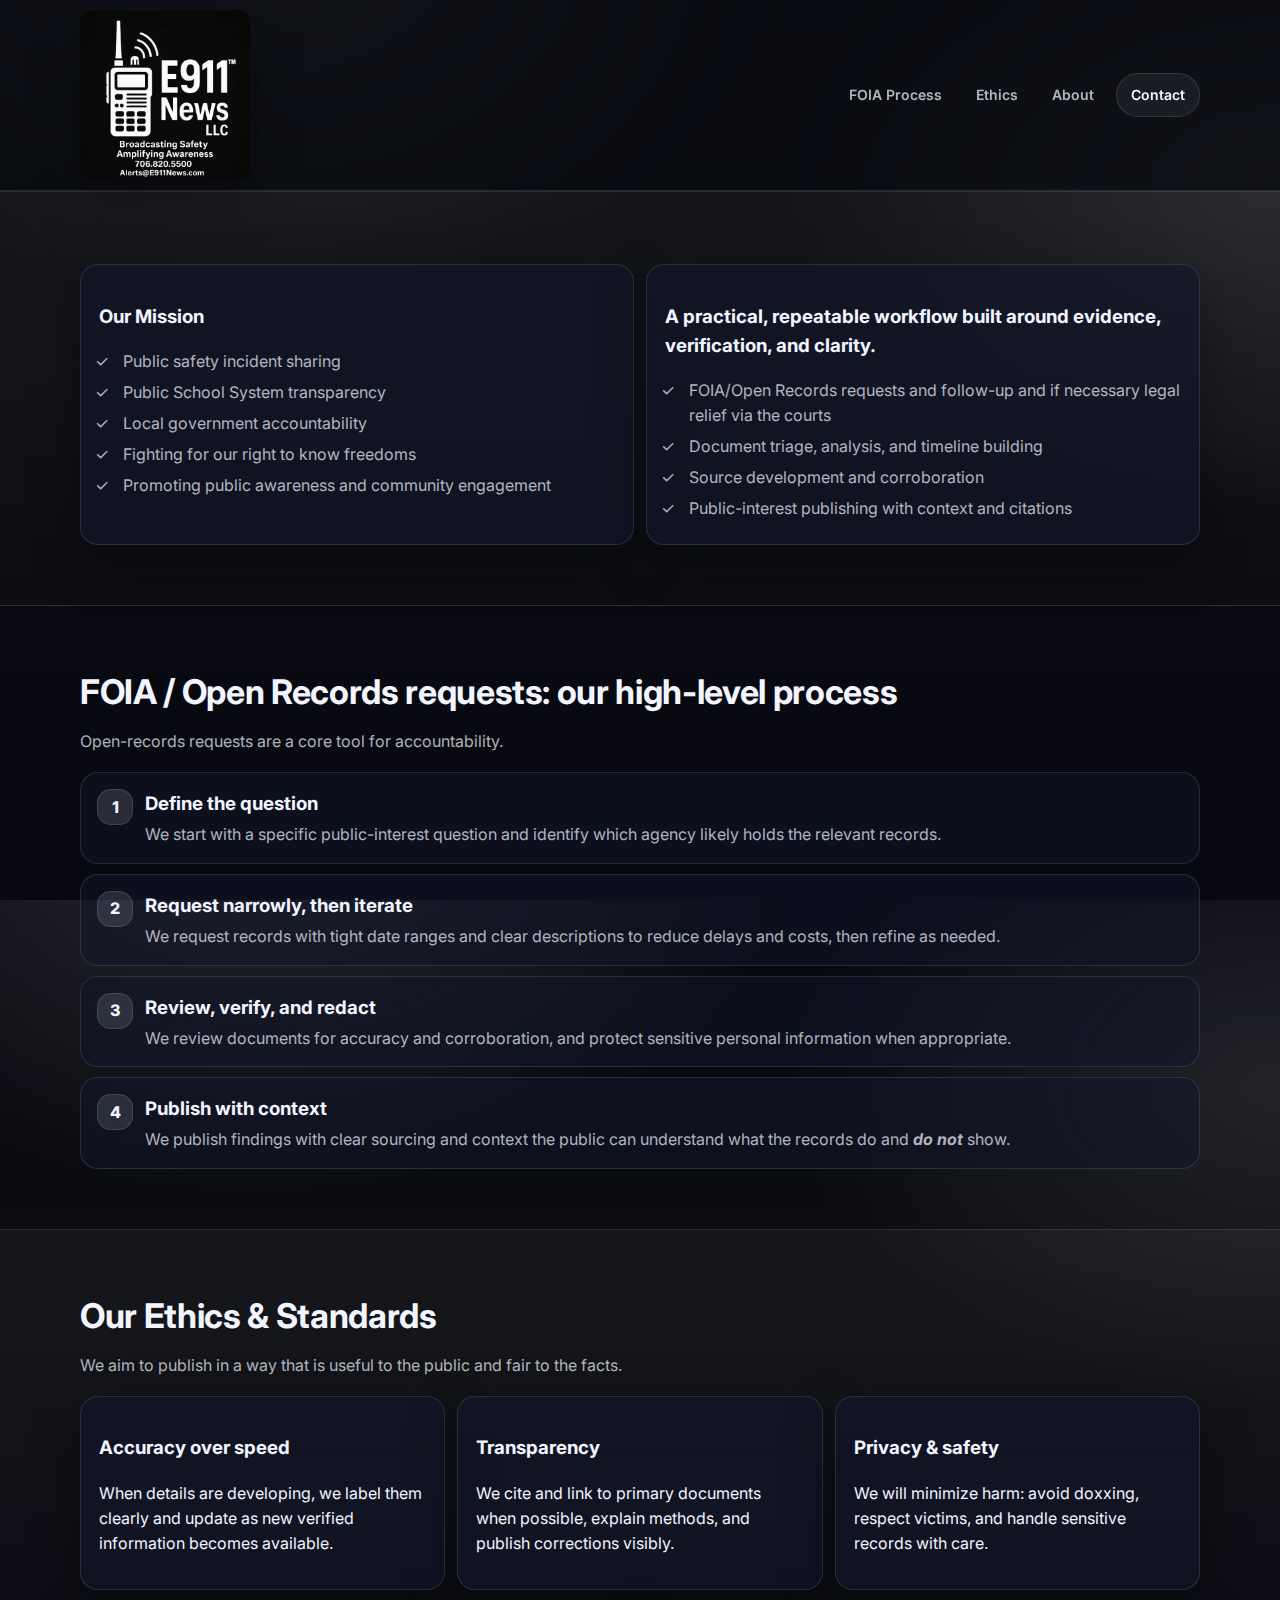
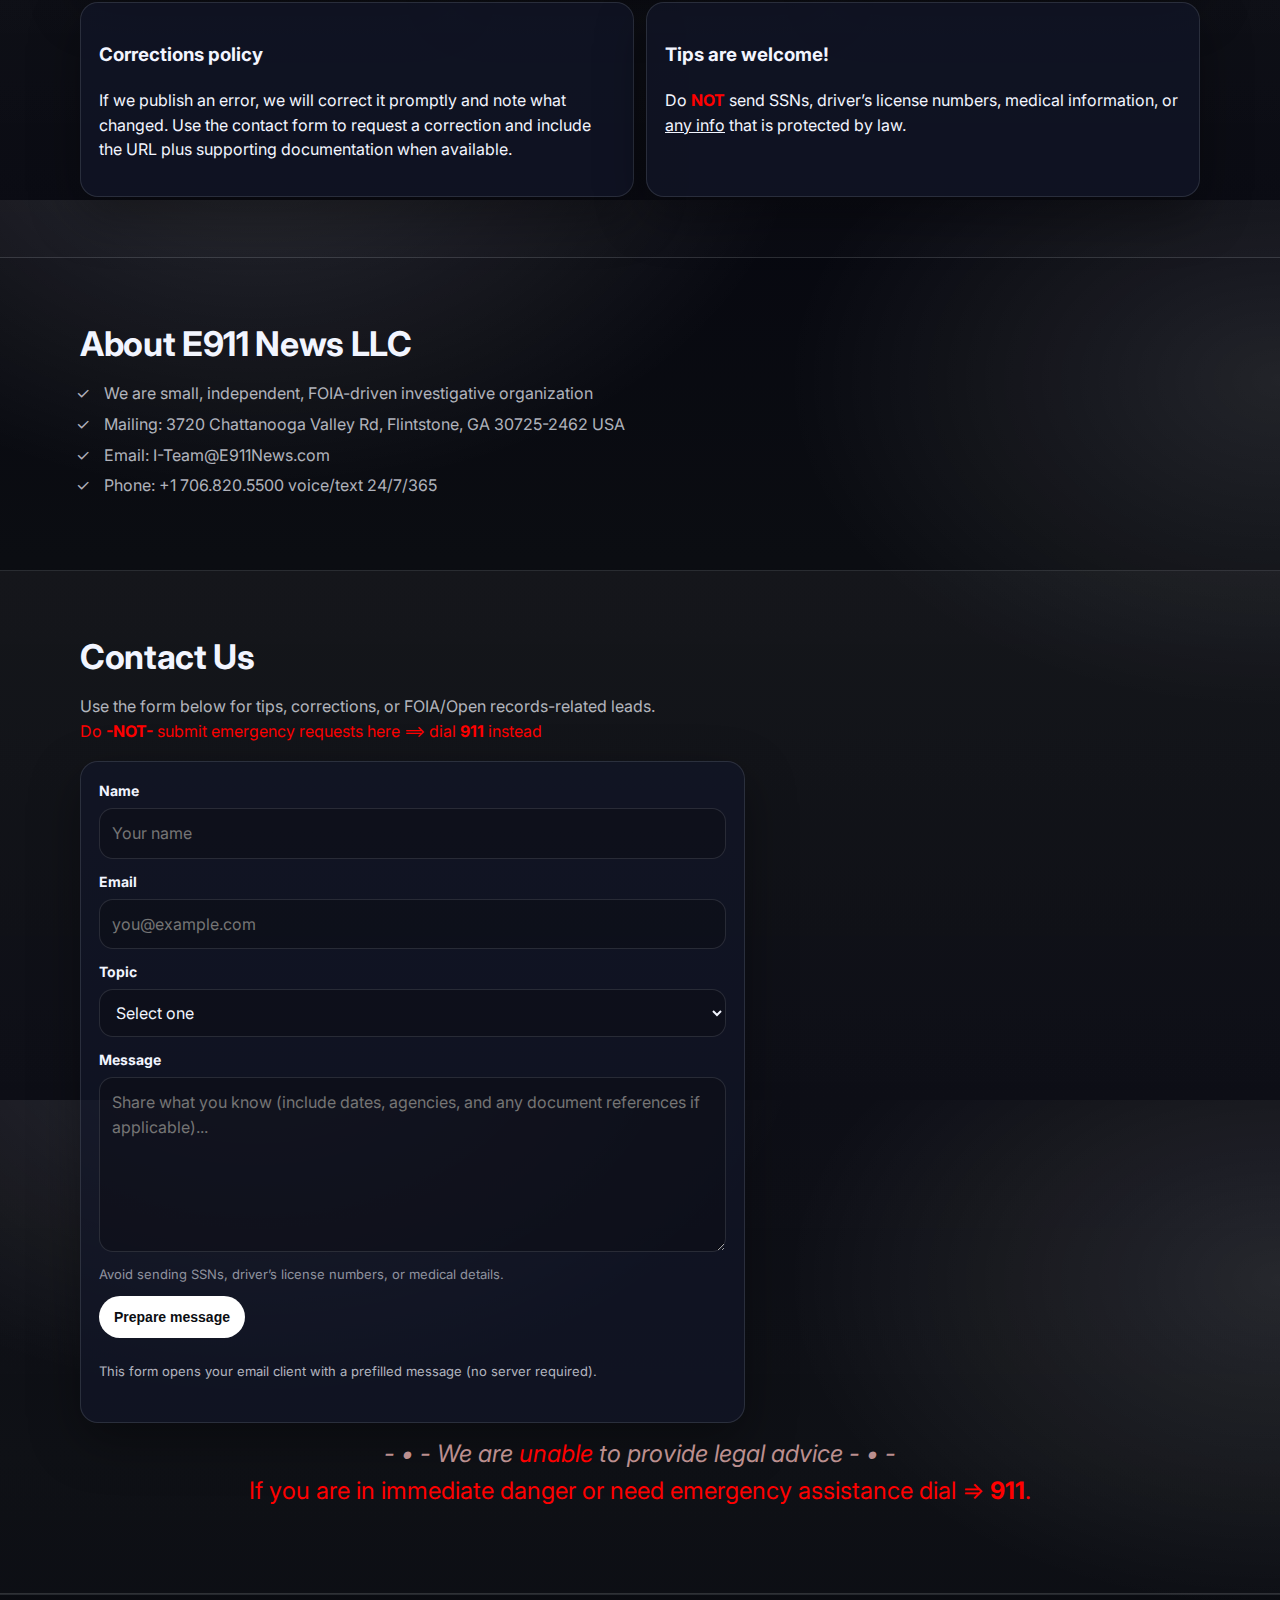
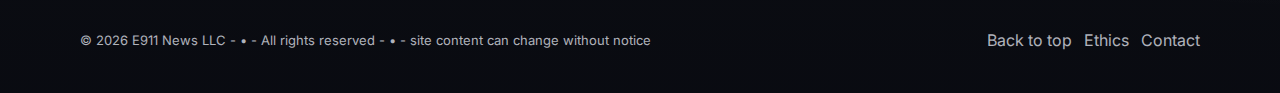
<file: index.html>
<!doctype html>
<html lang="en">

<head>
  <meta charset="utf-8" />
  <meta name="viewport" content="width=device-width, initial-scale=1" />
  <meta name="description"
    content="E911 News LLC — Public safety reporting, local government and public education transparency through FOIA-based investigative journalism." />
  <title>E911 News LLC | Incident sharing | Transparency | Accountability</title>

  <link rel="preconnect" href="https://fonts.googleapis.com">
  <link rel="preconnect" href="https://fonts.gstatic.com" crossorigin>
  <link href="https://fonts.googleapis.com/css2?family=Inter:wght@400;500;600;700;800&display=swap" rel="stylesheet">

  <link rel="stylesheet" href="styles.css" />
</head>

<body>
  <!-- <a class="skip" href="#main">Skip to content</a> -->

  <header class="site-header" id="top">
    <div class="container header-inner">
      <a class="brand" href="#top" aria-label="E911 News home">
        <img src="assets/E911News-Logo.png" class="brand-logo" alt="E911 News LLC logo" />
      </a>

      <button class="nav-toggle" aria-controls="site-nav" aria-expanded="false">
        <span class="sr-only">Toggle navigation</span>
        <span class="hamburger" aria-hidden="true"></span>
      </button>

      <nav class="nav" id="site-nav" aria-label="Primary">
        <a href="#foia">FOIA Process</a>
        <a href="#ethics">Ethics</a>
        <a href="#about">About</a>
        <!-- <a href="#scanner-audio">Scanner Audio</a> -->
        <a class="btn" href="#contact">Contact</a>
      </nav>
    </div>
  </header>

  <main id="main">
    <section class="section alt" id="ethics">
      <div class="container">
        <div class="two-col">
          <div class="card">
            <h3>Our Mission</h3>
            <ul class="checklist">
              <li>Public safety incident sharing</li>
              <li>Public School System transparency</li>
              <li>Local government accountability</li>
              <li>Fighting for our right to know freedoms</li>
              <li>Promoting public awareness and community engagement</li>
            </ul>
          </div>
          <div class="card">
            <h3>A practical, repeatable workflow built around evidence, verification, and clarity.</h3>
            <ul class="checklist">
              <li>FOIA/Open Records requests and follow-up and if necessary legal relief via the courts</li>
              <li>Document triage, analysis, and timeline building</li>
              <li>Source development and corroboration</li>
              <li>Public-interest publishing with context and citations</li>
            </ul>
          </div>
        </div>
      </div>
    </section>
    <section class="section" id="foia">
      <div class="container">
        <h2>FOIA / Open Records requests: our high-level process</h2>
        <p class="section-lead">
          Open-records requests are a core tool for accountability.
        </p>

        <ol class="steps">
          <li class="step">
            <div class="step-num">1</div>
            <div class="step-body">
              <h3>Define the question</h3>
              <p>We start with a specific public-interest question and identify which agency likely holds the relevant
                records.</p>
            </div>
          </li>

          <li class="step">
            <div class="step-num">2</div>
            <div class="step-body">
              <h3>Request narrowly, then iterate</h3>
              <p>We request records with tight date ranges and clear descriptions to reduce delays and costs, then
                refine as needed.</p>
            </div>
          </li>

          <li class="step">
            <div class="step-num">3</div>
            <div class="step-body">
              <h3>Review, verify, and redact</h3>
              <p>We review documents for accuracy and corroboration, and protect sensitive personal information when
                appropriate.</p>
            </div>
          </li>

          <li class="step">
            <div class="step-num">4</div>
            <div class="step-body">
              <h3>Publish with context</h3>
              <p>We publish findings with clear sourcing and context the public can understand what the records do and
                <i><b>do not</b></i> show.
              </p>
            </div>
          </li>
        </ol>
      </div>
    </section>
    <section class="section alt" id="ethics">
      <div class="container">
        <h2>Our Ethics & Standards</h2>
        <p class="section-lead">
          We aim to publish in a way that is useful to the public and fair to the facts.
        </p>

        <div class="grid-3">
          <article class="card">
            <h3>Accuracy over speed</h3>
            <p>When details are developing, we label them clearly and update as new verified information becomes
              available.</p>
          </article>

          <article class="card">
            <h3>Transparency</h3>
            <p>We cite and link to primary documents when possible, explain methods, and publish corrections visibly.
            </p>
          </article>

          <article class="card">
            <h3>Privacy & safety</h3>
            <p>We will minimize harm: avoid doxxing, respect victims, and handle sensitive records with care.</p>
          </article>
        </div>

        <div class="two-col">
          <div class="card">
            <h3>Corrections policy</h3>
            <p>
              If we publish an error, we will correct it promptly and note what changed. Use the contact form to request
              a correction and include the URL plus supporting documentation when available.
            </p>
          </div>
          <div class="card">
            <h3>Tips are welcome!</h3>
            <p>
              Do <b style="color: red;">NOT</b> send SSNs, driver’s license numbers, medical information, or <u>any
                info</u> that is protected by law.
            </p>
          </div>
        </div>
      </div>
    </section>

    <section class="section" id="about">
      <div class="container">
        <h2>About E911 News LLC</h2>
        <ul class="checklist">
          <li>We are small, independent, FOIA-driven investigative organization</li>
          <li>Mailing: 3720 Chattanooga Valley Rd, Flintstone, GA 30725-2462 USA</li>
          <li>Email: I-Team@E911News.com</li>
          <li>Phone: +1 706.820.5500 voice/text 24/7/365</li>
        </ul>
      </div>
    </section>

    <!-- <div class="scanner-card" id="scanner-audio">
      <div class="scanner-head">
        <div>
          <h1>Public Safety Audio Stream</h1>
        </div>
      </div>
      <section class="scanner-controls" aria-label="Scanner audio selection">
        <div class="select-row">
          <label class="field" for="feedSelect">
            <span>Choose a feed</span>
            <select id="feedSelect">
              <option value="chattanooga-airport">Chattanooga Airport Public Safety</option>
              <option value="east-ridge">East Ridge Public Safety</option>
              <option value="chattanooga">Chattanooga Public Safety</option>
              <option value="walker">Walker County Public Safety</option>
              <option value="dade">Dade County Public Safety</option>
            </select>
          </label>
        </div>
      </section>
    </div> -->

    <section class="player-wrap" aria-label="Selected scanner audio player">
      <!-- <div class="frame-shell" id="playerHost">
        <iframe title="Chattanooga Airport Public Safety" width="325px" height="245px" loading="lazy"
          referrerpolicy="no-referrer" sandbox="allow-scripts allow-same-origin allow-forms allow-popups"
          src="https://api.broadcastify.com/embed/player/?key=9937fcb0-e687-11f0-bb32-0ef97433b5f9&feedId=45812&html5=1&stats=1&as=1&bg=000000&fg=FFFFFF">
          Your browser does not support iFrames.
        </iframe>
      </div> -->

      <!-- <div class="center-wrap">
        <div class="scanner-card">
          <section class="player-wrap" aria-label="Selected scanner audio player">
            <div class="frame-shell" id="playerHost">
              <iframe title="Chattanooga Airport Public Safety" width="325px" height="245px" loading="lazy"
                referrerpolicy="no-referrer" sandbox="allow-scripts allow-same-origin allow-forms allow-popups"
                src="https://api.broadcastify.com/embed/player/?key=9937fcb0-e687-11f0-bb32-0ef97433b5f9&feedId=45812&html5=1&stats=1&as=1&bg=000000&fg=FFFFFF">
                Your browser does not support iFrames.
              </iframe>
            </div>
          </section>
        </div>
      </div> -->
    </section>

    <section class="section alt" id="contact">
      <div class="container">
        <h2>Contact Us</h2>
        <p class="section-lead">
          Use the form below for tips, corrections, or FOIA/Open records-related leads.<br />
          <span style="color:red">Do <b>-NOT-</b> submit emergency requests here ==> dial <b>911</b> instead</span>
        </p>

        <div class="contact-grid">
          <form class="card form" id="contactForm" novalidate>
            <div class="field">
              <label for="name">Name</label>
              <input id="name" name="name" type="text" autocomplete="name" placeholder="Your name" required />
            </div>

            <div class="field">
              <label for="email">Email</label>
              <input id="email" name="email" type="email" autocomplete="email" placeholder="you@example.com" required />
            </div>

            <div class="field">
              <label for="topic">Topic</label>
              <select id="topic" name="topic" required>
                <option value="" selected disabled>Select one</option>
                <option value="tip">Tip / Lead</option>
                <option value="correction">Correction Request</option>
                <option value="foia">FOIA / Open Records Lead</option>
                <option value="other">Other</option>
              </select>
            </div>

            <div class="field">
              <label for="message">Message</label>
              <textarea id="message" name="message" rows="6"
                placeholder="Share what you know (include dates, agencies, and any document references if applicable)..."
                required></textarea>
              <p class="help">Avoid sending SSNs, driver’s license numbers, or medical details.</p>
            </div>

            <div class="form-actions">
              <button class="btn primary" type="submit">Prepare message</button>
              <p class="muted small">This form opens your email client with a prefilled message (no server required).
              </p>
            </div>
            <div class="form-status" id="formStatus" role="status" aria-live="polite"></div>
          </form>
        </div>
      </div>
      </div>
      <p class="sub" style="margin-top:12px; color: red; text-align: center; font-size: x-large;">
        <i style="color: rosybrown;">- &bull; - We are <span style="color:red">unable</span> to provide legal advice -
          &bull;
          -</i><br />
        If you are in immediate danger or need emergency assistance dial => <b>911</b>.
      </p>
    </section>
    <footer class="site-footer">
      <div class="container footer-inner">
        <p class="small muted">© <span id="year"></span> E911 News LLC - • - All rights
          reserved - • - site content can change without notice</p>
        <div class="footer-links">
          <a href="#site-nav">Back to top</a>
          <a href="#ethics">Ethics</a>
          <a href="#contact">Contact</a>
        </div>
      </div>
    </footer>
  </main>
  <script src="script.js" defer></script>
  <script>
    (function () {
      const feeds = {
        "chattanooga-airport": {
          title: "Chattanooga Airport Public Safety",
          iframe: `<iframe
              title="Chattanooga Airport Public Safety"
              width="325px"
              height="245px"
              loading="lazy"
              referrerpolicy="no-referrer"
              sandbox="allow-scripts allow-same-origin allow-forms allow-popups"
              src="https://api.broadcastify.com/embed/player/?key=9937fcb0-e687-11f0-bb32-0ef97433b5f9&feedId=45812&html5=1&stats=1&as=1&bg=000000&fg=FFFFFF">
              Your browser does not support iFrames.
            </iframe>`
        },
        "east-ridge": {
          title: "East Ridge Public Safety",
          iframe: `<iframe
              title="East Ridge Public Safety"
              width="325px"
              height="245px"
              loading="lazy"
              referrerpolicy="no-referrer"
              sandbox="allow-scripts allow-same-origin allow-forms allow-popups"
              src="https://api.broadcastify.com/embed/player/?key=6e51b32f-e687-11f0-bb32-0ef97433b5f9&feedId=45601&html5=1&stats=1&as=1&bg=000000&fg=FFFFFF">
              Your browser does not support iFrames.
            </iframe>`
        },
        "chattanooga": {
          title: "Chattanooga Public Safety",
          iframe: `<iframe
              title="Chattanooga Public Safety"
              width="325px"
                    height="245px"
              loading="lazy"
              referrerpolicy="no-referrer"
              sandbox="allow-scripts allow-same-origin allow-forms allow-popups"
              src="https://api.broadcastify.com/embed/player/?key=545f6e5a-e687-11f0-bb32-0ef97433b5f9&feedId=45709&html5=1&stats=1&as=1&bg=000000&fg=FFFFFF">
              Your browser does not support iFrames.
            </iframe>`
        },
        "walker": {
          title: "Walker County Public Safety",
          iframe: `<iframe
              title="Walker County Public Safety"
              width="325px"
              height="245px"
              loading="lazy"
              referrerpolicy="no-referrer"
              sandbox="allow-scripts allow-same-origin allow-forms allow-popups"
              src="https://api.broadcastify.com/embed/player/?key=33800401&feedId=19260&html5=1&stats=1&as=1&bg=000000&fg=FFFFFF">
              Your browser does not support iFrames.
            </iframe>`
        },
        "dade": {
          title: "Dade County Public Safety",
          iframe: `<iframe
              title="Dade County Public Safety"
              width="325px"
              height="245px"
              loading="lazy"
              referrerpolicy="no-referrer"
              sandbox="allow-scripts allow-same-origin allow-forms allow-popups"
              src="https://api.broadcastify.com/embed/player/?key=88175474&feedId=19288&html5=1&stats=1&as=1&bg=000000&fg=FFFFFF">
              Your browser does not support iFrames.
            </iframe>`
        }
      };

      const select = document.getElementById("feedSelect");
      const title = document.getElementById("playerTitle");
      const host = document.getElementById("playerHost");
      const note = document.getElementById("playerNote");

      function setFeed(key) {
        const feed = feeds[key] || feeds["chattanooga-airport"];
        title.textContent = feed.title;
        host.innerHTML = feed.iframe;

        // Minor UI cue
        note.textContent = feed.iframe.includes("<iframe") ? "Embedded player" : "Feed pending";
      }

      // Default matches the first option
      setFeed(select.value);
      select.addEventListener("change", () => setFeed(select.value));
    })
      ();
  </script>
</body>

</html>
</file>
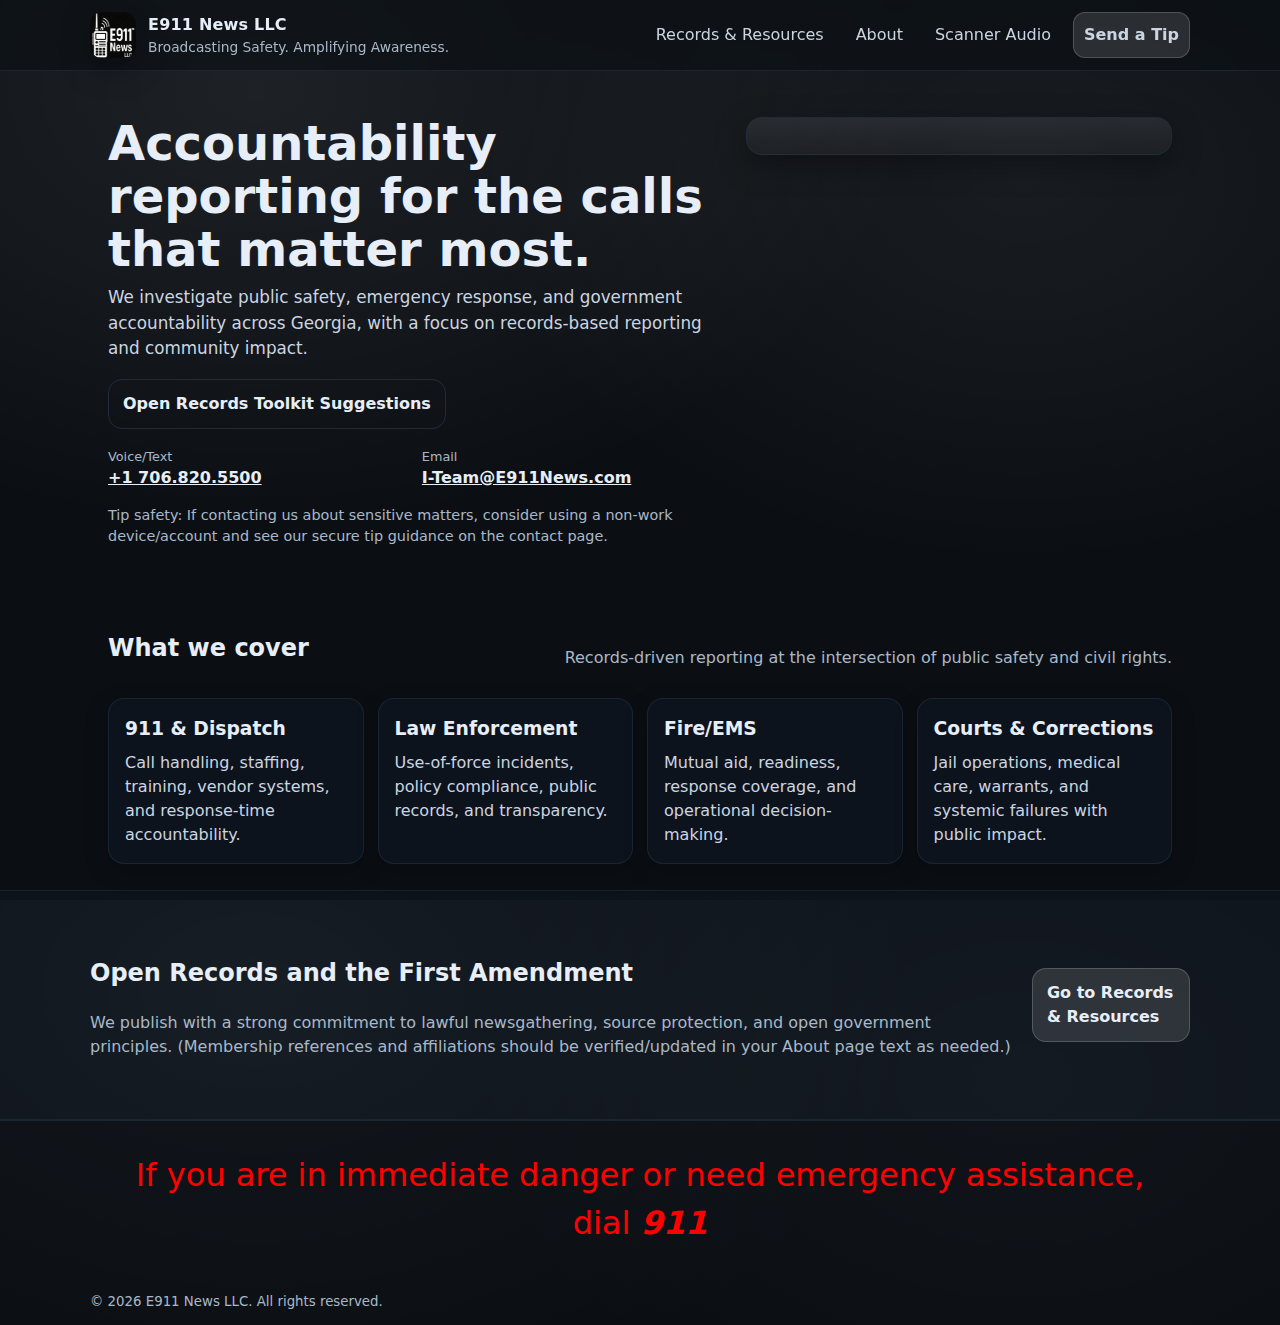
<file: old/index.html>
<!doctype html>
<html lang="en">

<head>
  <meta charset="utf-8" />
  <meta name="viewport" content="width=device-width,initial-scale=1" />
  <meta name="description"
    content="E911 News LLC — investigative reporting on public safety, accountability, and emergency response across Georgia." />
  <title>E911 News LLC | Public Safety Investigations</title>

  <meta property="og:title" content="E911 News LLC" />
  <meta property="og:description" content="Fighting for your right to know." />
  <meta property="og:image" content="./assets/img/E911News-Logo.png" />
  <meta name="theme-color" content="#0b0f14" />

  <link rel="icon" href="./assets/img/E911News-Logo.png" />
  <link rel="stylesheet" href="./assets/css/styles.css" />
  <script defer src="./assets/js/main.js"></script>
</head>

<body>
  <a class="skip-link" href="#main">Skip to content</a>

  <header class="site-header">
    <div class="container header-inner">
      <a class="brand" href="./index.html" aria-label="E911 News home">
        <img src="./assets/img/E911News-Logo.png" alt="E911 News LLC logo" class="brand-logo" />
        <div class="brand-text">
          <span class="brand-name">E911 News LLC</span>
          <span class="brand-tagline">Broadcasting Safety. Amplifying Awareness.</span>
        </div>
      </a>

      <nav class="nav" aria-label="Primary navigation">
        <button class="nav-toggle" type="button" data-nav-toggle aria-expanded="false" aria-controls="navMenu">
          <span class="sr-only">Toggle navigation</span>
          <span aria-hidden="true">Menu</span>
        </button>
        <div id="navMenu" class="nav-menu" data-nav-menu>
          <!-- <a href="./investigations.html">Investigations</a> -->
          <a href="./resources.html">Records & Resources</a>
          <a href="./about.html">About</a>
          <a href="./scanner-audio.html">Scanner Audio</a>
          <a class="btn btn-small" href="./contact.html">Send a Tip</a>
        </div>
      </nav>
    </div>

    <!-- <div class="banner" role="note" aria-label="Emergency notice">
      <div class="container banner-inner">
        <strong>Emergency:</strong>
        <span>If you are in immediate danger or need emergency assistance, dial <strong>911</strong>.</span>
      </div>
    </div> -->
  </header>

  <main id="main">
    <section class="hero">
      <div class="container hero-grid">
        <div class="hero-copy">
          <h1>Accountability reporting for the calls that matter most.</h1>
          <p class="lead">
            We investigate public safety, emergency response, and government accountability across Georgia,
            with a focus on records-based reporting and community impact.
          </p>

          <div class="hero-cta">
            <!-- <a class="btn" href="./investigations.html">Browse Investigations</a> -->
            <a class="btn btn-ghost" href="./resources.html">Open Records Toolkit Suggestions</a>
          </div>

          <dl class="hero-meta" aria-label="Contact information">
            <div>
              <dt>Voice/Text</dt>
              <dd><a href="tel:+17068205500">+1 706.820.5500</a></dd>
            </div>
            <div>
              <dt>Email</dt>
              <dd><a href="mailto:I-Team@E911News.com">I-Team@E911News.com</a></dd>
            </div>
          </dl>

          <p class="fineprint">
            Tip safety: If contacting us about sensitive matters, consider using a non-work device/account and see our
            secure tip guidance on the contact page.
          </p>
        </div>

        <aside class="hero-card" aria-label="Latest updates">
          <!-- <h2>Latest</h2>
          <div id="latestList" class="latest-list" aria-live="polite">
            <p class="muted">Loading updates…</p>
          </div>
          <a class="text-link" href="./investigations.html">View all investigations →</a> -->
        </aside>
      </div>
    </section>

    <section class="section">
      <div class="container">
        <div class="section-header">
          <h2>What we cover</h2>
          <p class="muted">Records-driven reporting at the intersection of public safety and civil rights.</p>
        </div>

        <div class="cards">
          <article class="card">
            <h3>911 & Dispatch</h3>
            <p>Call handling, staffing, training, vendor systems, and response-time accountability.</p>
          </article>
          <article class="card">
            <h3>Law Enforcement</h3>
            <p>Use-of-force incidents, policy compliance, public records, and transparency.</p>
          </article>
          <article class="card">
            <h3>Fire/EMS</h3>
            <p>Mutual aid, readiness, response coverage, and operational decision-making.</p>
          </article>
          <article class="card">
            <h3>Courts & Corrections</h3>
            <p>Jail operations, medical care, warrants, and systemic failures with public impact.</p>
          </article>
        </div>
      </div>
    </section>

    <section class="section section-dark">
      <div class="container callout">
        <div>
          <h2>Open Records and the First Amendment</h2>
          <p class="muted">
            We publish with a strong commitment to lawful newsgathering, source protection, and open government
            principles.
            (Membership references and affiliations should be verified/updated in your About page text as needed.)
          </p>
        </div>
        <a class="btn" href="./resources.html">Go to Records & Resources</a>
      </div>
    </section>
  </main>

  <footer class="site-footer">
    <div class="container footer-inner">
      <div>
        <!-- <strong>E911 News LLC</strong> -->
        <p class="sub" style="margin-top:12px; color: red; text-align: center; font-size: xx-large;">
          If you are in immediate danger or need emergency assistance, dial <i><b>911</b></i>
        </p>
      </div>
      <!-- <div class="footer-links">
        <a href="./about.html">About</a>
        <a href="./contact.html">Contact</a>
        <a href="./resources.html">Records</a>
      </div> -->
    </div>
    <div class="container footer-bottom">
      <small>© <span id="year"></span> E911 News LLC. All rights reserved.</small>
    </div>
  </footer>
</body>

</html>
</file>
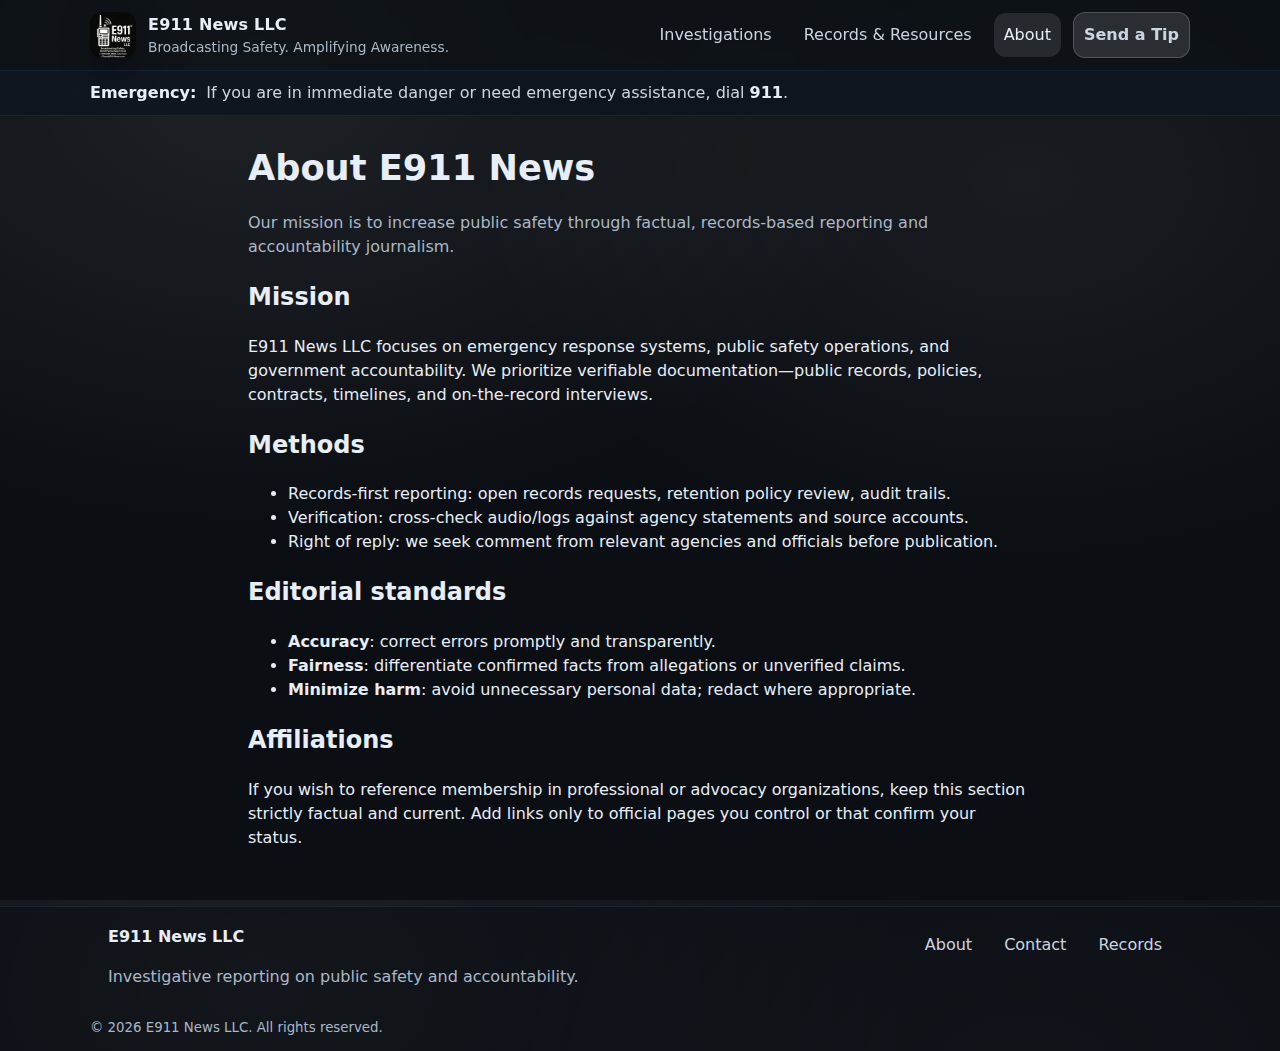
<file: about.html>
<!doctype html>
<html lang="en">

<head>
    <meta charset="utf-8" />
    <meta name="viewport" content="width=device-width,initial-scale=1" />
    <title>About | E911 News LLC</title>
    <meta name="description" content="About E911 News LLC, our mission, methods, and editorial standards." />
    <link rel="icon" href="./assets/img/E911News-Logo.png" />
    <link rel="stylesheet" href="./assets/css/styles.css" />
    <script defer src="./assets/js/main.js"></script>
</head>

<body>
    <a class="skip-link" href="#main">Skip to content</a>

    <header class="site-header">
        <div class="container header-inner">
            <a class="brand" href="./index.html">
                <img src="./assets/img/E911News-Logo.png" alt="E911 News LLC logo" class="brand-logo" />
                <div class="brand-text">
                    <span class="brand-name">E911 News LLC</span>
                    <span class="brand-tagline">Broadcasting Safety. Amplifying Awareness.</span>
                </div>
            </a>

            <nav class="nav" aria-label="Primary navigation">
                <button class="nav-toggle" type="button" data-nav-toggle aria-expanded="false" aria-controls="navMenu">
                    <span class="sr-only">Toggle navigation</span><span aria-hidden="true">Menu</span>
                </button>
                <div id="navMenu" class="nav-menu" data-nav-menu>
                    <a href="./investigations.html">Investigations</a>
                    <a href="./resources.html">Records & Resources</a>
                    <a class="active" href="./about.html">About</a>
                    <a class="btn btn-small" href="./contact.html">Send a Tip</a>
                </div>
            </nav>
        </div>

        <div class="banner" role="note" aria-label="Emergency notice">
            <div class="container banner-inner">
                <strong>Emergency:</strong>
                <span>If you are in immediate danger or need emergency assistance, dial <strong>911</strong>.</span>
            </div>
        </div>
    </header>

    <main id="main" class="page">
        <div class="container narrow">
            <header class="page-header">
                <h1>About E911 News</h1>
                <p class="muted">Our mission is to increase public safety through factual, records-based reporting and
                    accountability journalism.</p>
            </header>

            <section class="prose">
                <h2>Mission</h2>
                <p>
                    E911 News LLC focuses on emergency response systems, public safety operations, and government
                    accountability.
                    We prioritize verifiable documentation—public records, policies, contracts, timelines, and
                    on-the-record interviews.
                </p>

                <h2>Methods</h2>
                <ul>
                    <li>Records-first reporting: open records requests, retention policy review, audit trails.</li>
                    <li>Verification: cross-check audio/logs against agency statements and source accounts.</li>
                    <li>Right of reply: we seek comment from relevant agencies and officials before publication.</li>
                </ul>

                <h2>Editorial standards</h2>
                <ul>
                    <li><strong>Accuracy</strong>: correct errors promptly and transparently.</li>
                    <li><strong>Fairness</strong>: differentiate confirmed facts from allegations or unverified claims.
                    </li>
                    <li><strong>Minimize harm</strong>: avoid unnecessary personal data; redact where appropriate.</li>
                </ul>

                <h2>Affiliations</h2>
                <p>
                    If you wish to reference membership in professional or advocacy organizations, keep this section
                    strictly factual
                    and current. Add links only to official pages you control or that confirm your status.
                </p>
            </section>
        </div>
    </main>

    <footer class="site-footer">
        <div class="container footer-inner">
            <div>
                <strong>E911 News LLC</strong>
                <p class="muted">Investigative reporting on public safety and accountability.</p>
            </div>
            <div class="footer-links">
                <a href="./about.html">About</a>
                <a href="./contact.html">Contact</a>
                <a href="./resources.html">Records</a>
            </div>
        </div>
        <div class="container footer-bottom">
            <small>© <span id="year"></span> E911 News LLC. All rights reserved.</small>
        </div>
    </footer>
</body>

</html>
</file>
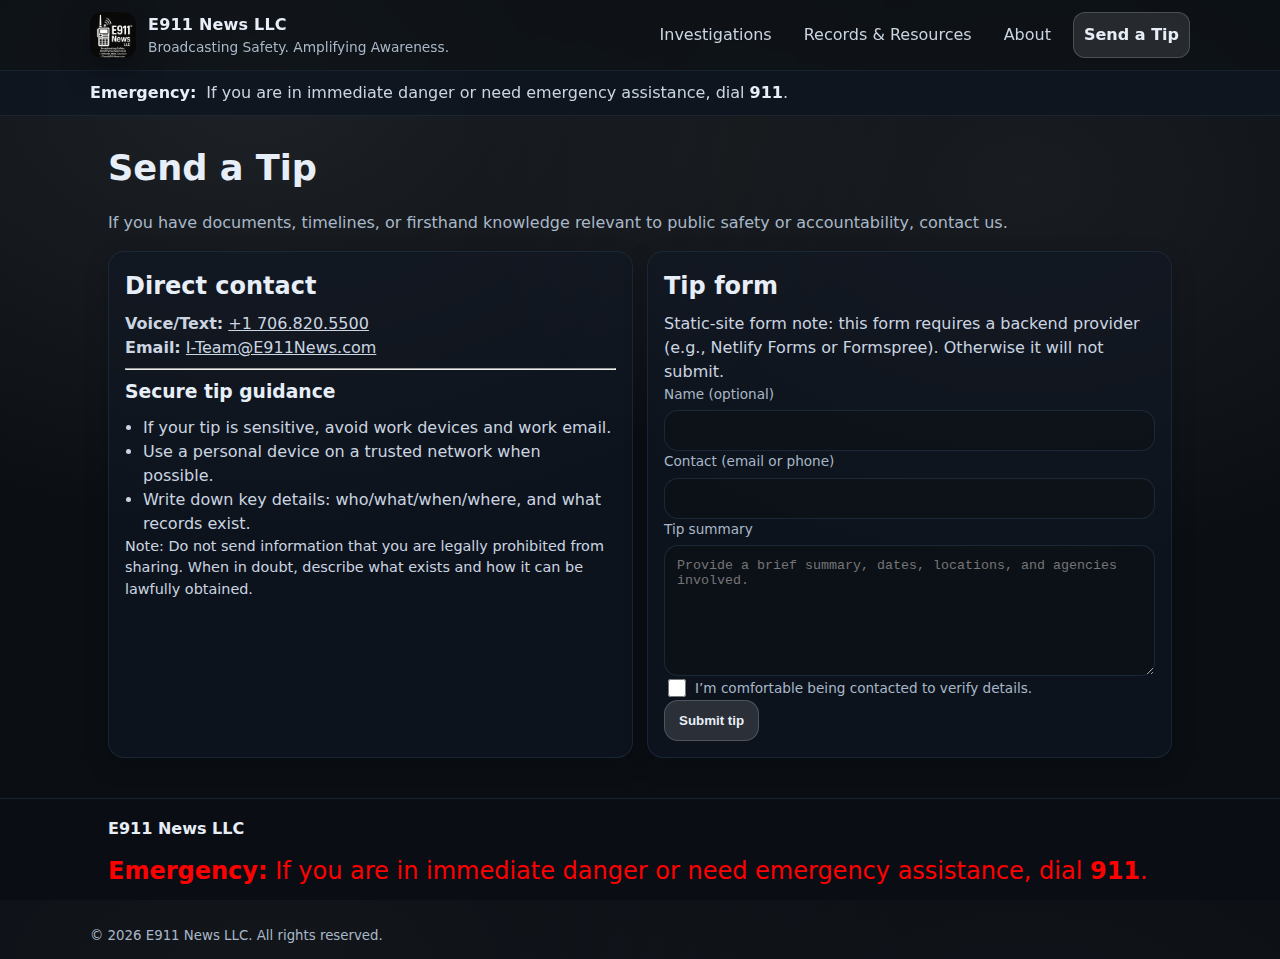
<file: contact.html>
<!doctype html>
<html lang="en">

<head>
    <meta charset="utf-8" />
    <meta name="viewport" content="width=device-width,initial-scale=1" />
    <title>Send a Tip | E911 News LLC</title>
    <meta name="description" content="Contact E911 News LLC and submit a tip." />
    <link rel="icon" href="./assets/img/E911News-Logo.png" />
    <link rel="stylesheet" href="./assets/css/styles.css" />
    <script defer src="./assets/js/main.js"></script>
</head>

<body>
    <a class="skip-link" href="#main">Skip to content</a>

    <header class="site-header">
        <div class="container header-inner">
            <a class="brand" href="./index.html">
                <img src="./assets/img/E911News-Logo.png" alt="E911 News LLC logo" class="brand-logo" />
                <div class="brand-text">
                    <span class="brand-name">E911 News LLC</span>
                    <span class="brand-tagline">Broadcasting Safety. Amplifying Awareness.</span>
                </div>
            </a>

            <nav class="nav" aria-label="Primary navigation">
                <button class="nav-toggle" type="button" data-nav-toggle aria-expanded="false" aria-controls="navMenu">
                    <span class="sr-only">Toggle navigation</span><span aria-hidden="true">Menu</span>
                </button>
                <div id="navMenu" class="nav-menu" data-nav-menu>
                    <a href="./investigations.html">Investigations</a>
                    <a href="./resources.html">Records & Resources</a>
                    <a href="./about.html">About</a>
                    <a class="active btn btn-small" href="./contact.html">Send a Tip</a>
                </div>
            </nav>
        </div>

        <div class="banner" role="note" aria-label="Emergency notice">
            <div class="container banner-inner">
                <strong>Emergency:</strong>
                <span>If you are in immediate danger or need emergency assistance, dial <strong>911</strong>.</span>
            </div>
        </div>
    </header>

    <main id="main" class="page">
        <div class="container">
            <header class="page-header">
                <h1>Send a Tip</h1>
                <p class="muted">If you have documents, timelines, or firsthand knowledge relevant to public safety or
                    accountability, contact us.</p>
            </header>

            <div class="grid-2">
                <section class="card">
                    <h2>Direct contact</h2>
                    <p><strong>Voice/Text:</strong> <a href="tel:+17068205500">+1 706.820.5500</a></p>
                    <p><strong>Email:</strong> <a href="mailto:I-Team@E911News.com">I-Team@E911News.com</a></p>
                    <hr />
                    <h3>Secure tip guidance</h3>
                    <ul class="bullets">
                        <li>If your tip is sensitive, avoid work devices and work email.</li>
                        <li>Use a personal device on a trusted network when possible.</li>
                        <li>Write down key details: who/what/when/where, and what records exist.</li>
                    </ul>
                    <p class="fineprint muted">
                        Note: Do not send information that you are legally prohibited from sharing. When in doubt,
                        describe what exists
                        and how it can be lawfully obtained.
                    </p>
                </section>

                <section class="card">
                    <h2>Tip form</h2>
                    <p class="muted">Static-site form note: this form requires a backend provider (e.g., Netlify Forms
                        or Formspree). Otherwise it will not submit.</p>

                    <!-- Example: Netlify Forms (works if deployed via Netlify) -->
                    <form name="tips" method="POST" data-netlify="true">
                        <label class="field">
                            <span>Name (optional)</span>
                            <input name="name" type="text" autocomplete="name" />
                        </label>

                        <label class="field">
                            <span>Contact (email or phone)</span>
                            <input name="contact" type="text" required />
                        </label>

                        <label class="field">
                            <span>Tip summary</span>
                            <textarea name="summary" rows="7" required
                                placeholder="Provide a brief summary, dates, locations, and agencies involved."></textarea>
                        </label>

                        <label class="field checkbox">
                            <input name="anonymous_ok" type="checkbox" />
                            <span>I’m comfortable being contacted to verify details.</span>
                        </label>

                        <button class="btn" type="submit">Submit tip</button>
                    </form>
                </section>
            </div>
        </div>
    </main>

    <footer class="site-footer">
        <div class="container footer-inner">
            <div>
                <strong>E911 News LLC</strong>
                <p class="sub" style="margin-top:12px; color: red; text-align: center; font-size: x-large;">
                    <strong>Emergency:</strong> If you are in immediate danger or need emergency assistance, dial
                    <b>911</b>.
                </p>
            </div>
            <!-- <div class="footer-links">
                <a href="./about.html">About</a>
                <a href="./contact.html">Contact</a>
                <a href="./resources.html">Records</a>
            </div> -->
        </div>
        <div class="container footer-bottom">
            <small>© <span id="year"></span> E911 News LLC. All rights reserved.</small>
        </div>
    </footer>
</body>

</html>
</file>
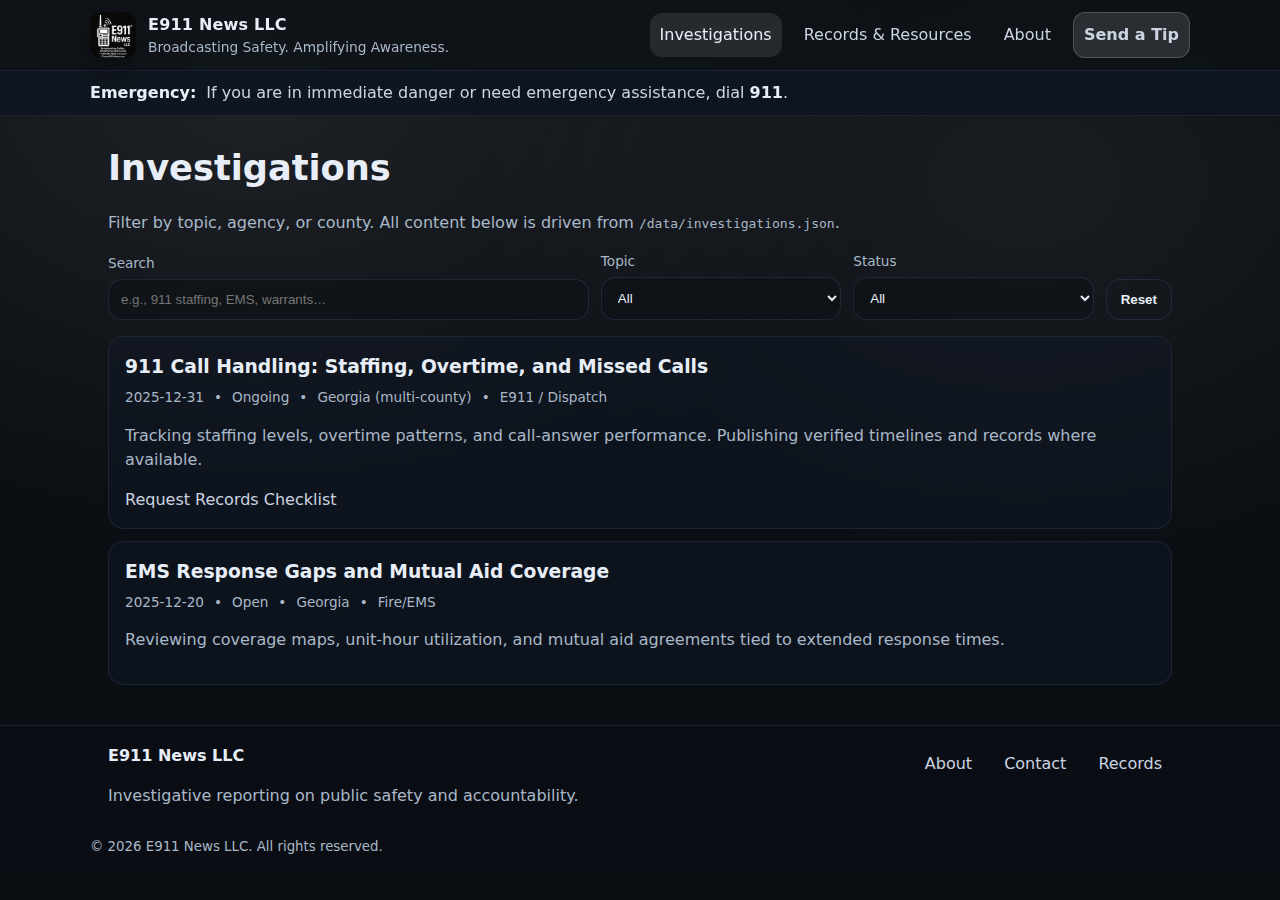
<file: investigations.html>
<!doctype html>
<html lang="en">

<head>
    <meta charset="utf-8" />
    <meta name="viewport" content="width=device-width,initial-scale=1" />
    <title>Investigations | E911 News LLC</title>
    <meta name="description" content="Investigations and reporting by E911 News LLC." />
    <link rel="icon" href="./assets/img/E911News-Logo.png" />
    <link rel="stylesheet" href="./assets/css/styles.css" />
    <script defer src="./assets/js/main.js"></script>
    <script defer src="./assets/js/investigations.js"></script>
</head>

<body>
    <a class="skip-link" href="#main">Skip to content</a>

    <header class="site-header">
        <div class="container header-inner">
            <a class="brand" href="./index.html" aria-label="E911 News home">
                <img src="./assets/img/E911News-Logo.png" alt="E911 News LLC logo" class="brand-logo" />
                <div class="brand-text">
                    <span class="brand-name">E911 News LLC</span>
                    <span class="brand-tagline">Broadcasting Safety. Amplifying Awareness.</span>
                </div>
            </a>

            <nav class="nav" aria-label="Primary navigation">
                <button class="nav-toggle" type="button" data-nav-toggle aria-expanded="false" aria-controls="navMenu">
                    <span class="sr-only">Toggle navigation</span>
                    <span aria-hidden="true">Menu</span>
                </button>
                <div id="navMenu" class="nav-menu" data-nav-menu>
                    <a class="active" href="./investigations.html">Investigations</a>
                    <a href="./resources.html">Records & Resources</a>
                    <a href="./about.html">About</a>
                    <a class="btn btn-small" href="./contact.html">Send a Tip</a>
                </div>
            </nav>
        </div>

        <div class="banner" role="note" aria-label="Emergency notice">
            <div class="container banner-inner">
                <strong>Emergency:</strong>
                <span>If you are in immediate danger or need emergency assistance, dial <strong>911</strong>.</span>
            </div>
        </div>
    </header>

    <main id="main" class="page">
        <div class="container">
            <header class="page-header">
                <h1>Investigations</h1>
                <p class="muted">Filter by topic, agency, or county. All content below is driven from
                    <code>/data/investigations.json</code>.</p>
            </header>

            <section class="filters" aria-label="Investigation filters">
                <label class="field">
                    <span>Search</span>
                    <input id="q" type="search" placeholder="e.g., 911 staffing, EMS, warrants…" autocomplete="off" />
                </label>

                <label class="field">
                    <span>Topic</span>
                    <select id="topic">
                        <option value="">All</option>
                    </select>
                </label>

                <label class="field">
                    <span>Status</span>
                    <select id="status">
                        <option value="">All</option>
                        <option value="Open">Open</option>
                        <option value="Ongoing">Ongoing</option>
                        <option value="Published">Published</option>
                    </select>
                </label>

                <button class="btn btn-ghost" type="button" id="reset">Reset</button>
            </section>

            <section aria-label="Investigation results">
                <div id="results" class="stack" aria-live="polite"></div>
            </section>
        </div>
    </main>

    <footer class="site-footer">
        <div class="container footer-inner">
            <div>
                <strong>E911 News LLC</strong>
                <p class="muted">Investigative reporting on public safety and accountability.</p>
            </div>
            <div class="footer-links">
                <a href="./about.html">About</a>
                <a href="./contact.html">Contact</a>
                <a href="./resources.html">Records</a>
            </div>
        </div>
        <div class="container footer-bottom">
            <small>© <span id="year"></span> E911 News LLC. All rights reserved.</small>
        </div>
    </footer>
</body>

</html>
</file>
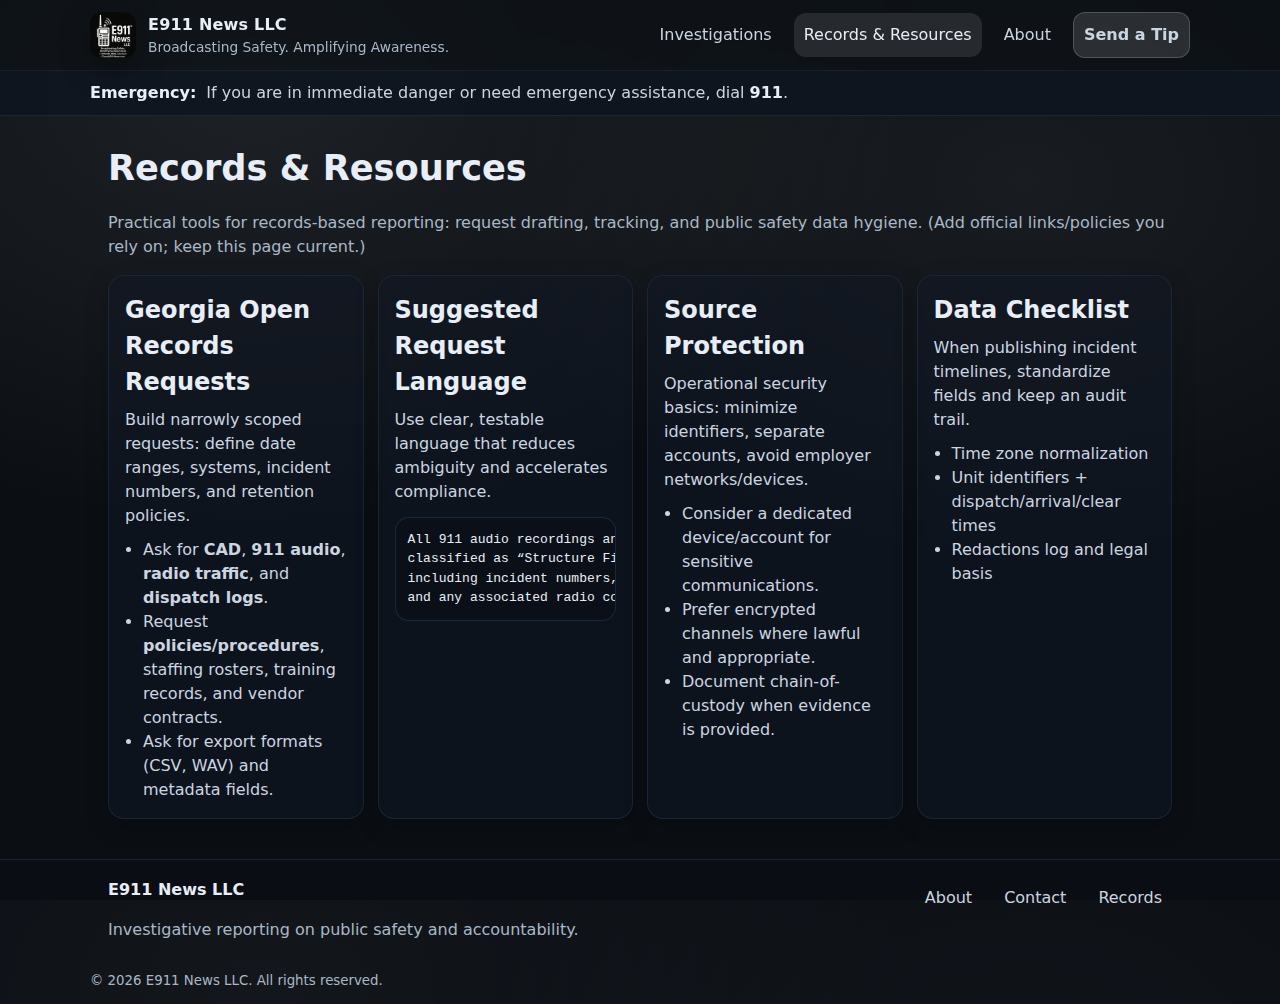
<file: resources.html>
<!doctype html>
<html lang="en">

<head>
    <meta charset="utf-8" />
    <meta name="viewport" content="width=device-width,initial-scale=1" />
    <title>Records & Resources | E911 News LLC</title>
    <meta name="description" content="Open records and newsgathering resources for Georgia public safety reporting." />
    <link rel="icon" href="./assets/img/E911News-Logo.png" />
    <link rel="stylesheet" href="./assets/css/styles.css" />
    <script defer src="./assets/js/main.js"></script>
</head>

<body>
    <a class="skip-link" href="#main">Skip to content</a>

    <header class="site-header">
        <div class="container header-inner">
            <a class="brand" href="./index.html">
                <img src="./assets/img/E911News-Logo.png" alt="E911 News LLC logo" class="brand-logo" />
                <div class="brand-text">
                    <span class="brand-name">E911 News LLC</span>
                    <span class="brand-tagline">Broadcasting Safety. Amplifying Awareness.</span>
                </div>
            </a>

            <nav class="nav" aria-label="Primary navigation">
                <button class="nav-toggle" type="button" data-nav-toggle aria-expanded="false" aria-controls="navMenu">
                    <span class="sr-only">Toggle navigation</span><span aria-hidden="true">Menu</span>
                </button>
                <div id="navMenu" class="nav-menu" data-nav-menu>
                    <a href="./investigations.html">Investigations</a>
                    <a class="active" href="./resources.html">Records & Resources</a>
                    <a href="./about.html">About</a>
                    <a class="btn btn-small" href="./contact.html">Send a Tip</a>
                </div>
            </nav>
        </div>

        <div class="banner" role="note" aria-label="Emergency notice">
            <div class="container banner-inner">
                <strong>Emergency:</strong>
                <span>If you are in immediate danger or need emergency assistance, dial <strong>911</strong>.</span>
            </div>
        </div>
    </header>

    <main id="main" class="page">
        <div class="container">
            <header class="page-header">
                <h1>Records & Resources</h1>
                <p class="muted">
                    Practical tools for records-based reporting: request drafting, tracking, and public safety data
                    hygiene.
                    (Add official links/policies you rely on; keep this page current.)
                </p>
            </header>

            <div class="cards">
                <article class="card">
                    <h2>Georgia Open Records Requests</h2>
                    <p>Build narrowly scoped requests: define date ranges, systems, incident numbers, and retention
                        policies.</p>
                    <ul class="bullets">
                        <li>Ask for <strong>CAD</strong>, <strong>911 audio</strong>, <strong>radio traffic</strong>,
                            and <strong>dispatch logs</strong>.</li>
                        <li>Request <strong>policies/procedures</strong>, staffing rosters, training records, and vendor
                            contracts.</li>
                        <li>Ask for export formats (CSV, WAV) and metadata fields.</li>
                    </ul>
                </article>

                <article class="card">
                    <h2>Suggested Request Language</h2>
                    <p>Use clear, testable language that reduces ambiguity and accelerates compliance.</p>
                    <pre class="code-block"><code>All 911 audio recordings and CAD entries for calls
classified as “Structure Fire” between 2025-01-01 and 2025-03-31,
including incident numbers, unit response times, disposition codes,
and any associated radio communications recordings.</code></pre>
                </article>

                <article class="card">
                    <h2>Source Protection</h2>
                    <p>Operational security basics: minimize identifiers, separate accounts, avoid employer
                        networks/devices.</p>
                    <ul class="bullets">
                        <li>Consider a dedicated device/account for sensitive communications.</li>
                        <li>Prefer encrypted channels where lawful and appropriate.</li>
                        <li>Document chain-of-custody when evidence is provided.</li>
                    </ul>
                </article>

                <article class="card">
                    <h2>Data Checklist</h2>
                    <p>When publishing incident timelines, standardize fields and keep an audit trail.</p>
                    <ul class="bullets">
                        <li>Time zone normalization</li>
                        <li>Unit identifiers + dispatch/arrival/clear times</li>
                        <li>Redactions log and legal basis</li>
                    </ul>
                </article>
            </div>
        </div>
    </main>

    <footer class="site-footer">
        <div class="container footer-inner">
            <div>
                <strong>E911 News LLC</strong>
                <p class="muted">Investigative reporting on public safety and accountability.</p>
            </div>
            <div class="footer-links">
                <a href="./about.html">About</a>
                <a href="./contact.html">Contact</a>
                <a href="./resources.html">Records</a>
            </div>
        </div>
        <div class="container footer-bottom">
            <small>© <span id="year"></span> E911 News LLC. All rights reserved.</small>
        </div>
    </footer>
</body>

</html>
</file>
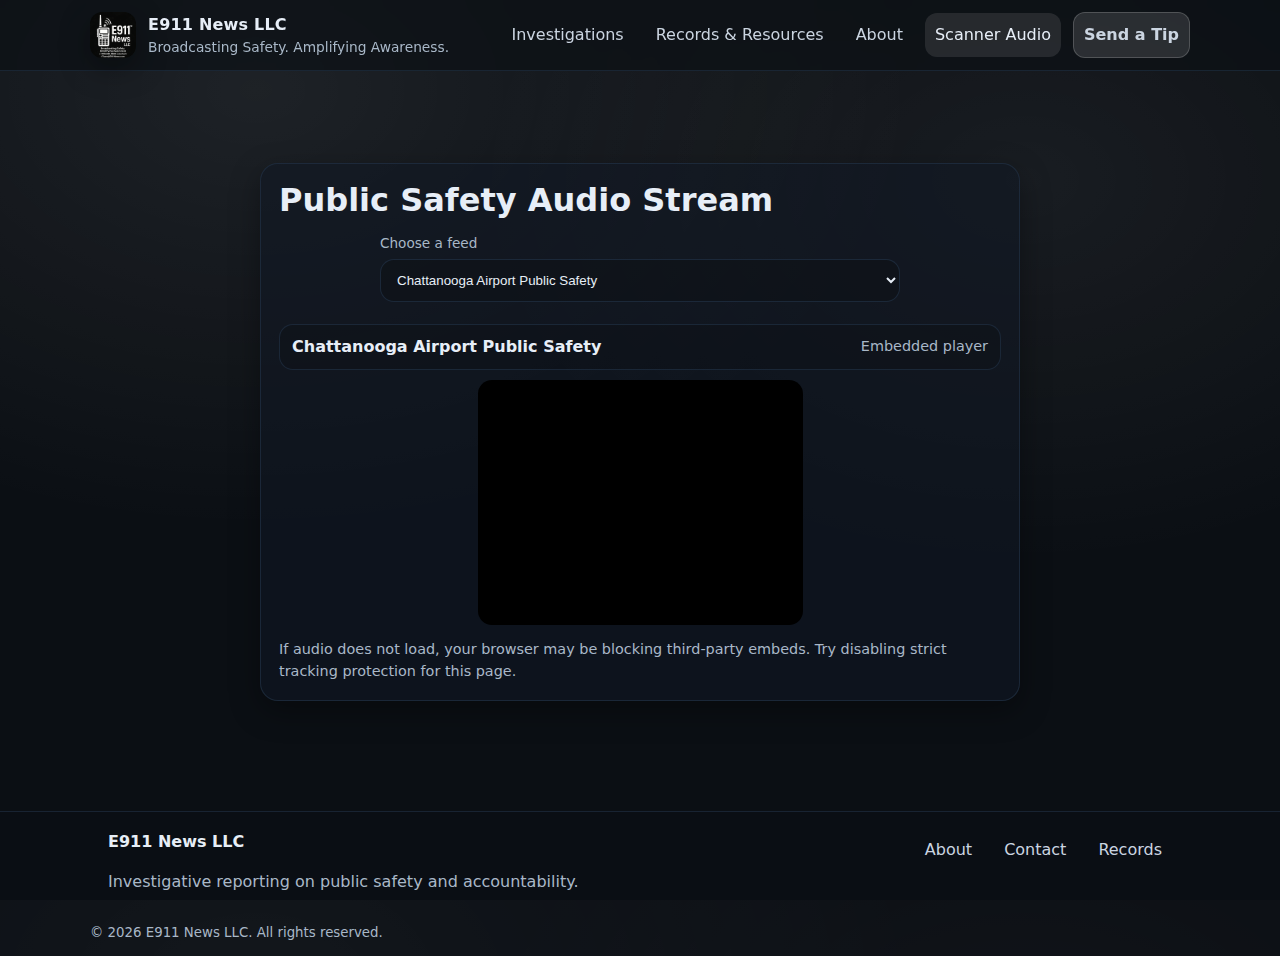
<file: scanner-audio.html>
<!doctype html>
<html lang="en">

<head>
    <meta charset="utf-8" />
    <meta name="viewport" content="width=device-width,initial-scale=1" />
    <title>Scanner Audio | E911 News LLC</title>
    <meta name="description" content="Live scanner audio feeds curated by E911 News LLC." />

    <link rel="icon" href="./assets/img/E911News-Logo.png" />
    <link rel="stylesheet" href="./assets/css/styles.css" />

    <style>
        /* Page-specific refinements without changing your global stylesheet */
        .center-wrap {
            min-height: calc(100vh - 160px);
            display: grid;
            place-items: center;
            padding: 28px 0 46px;
        }

        .scanner-card {
            width: min(760px, 100%);
            background: rgba(16, 24, 36, .55);
            border: 1px solid rgba(34, 50, 70, .65);
            border-radius: 18px;
            padding: 18px;
            box-shadow: 0 10px 30px rgba(0, 0, 0, .35);
        }

        .scanner-head {
            display: flex;
            align-items: flex-start;
            justify-content: space-between;
            gap: 14px;
            margin-bottom: 12px;
        }

        .scanner-head h1 {
            margin: 0;
            font-size: clamp(1.5rem, 3vw, 2rem);
            line-height: 1.15;
        }

        .scanner-head p {
            margin: 8px 0 0;
            color: var(--muted);
            max-width: 52ch;
        }

        .scanner-controls {
            display: grid;
            gap: 10px;
            margin: 14px 0 16px;
        }

        .select-row {
            display: flex;
            gap: 12px;
            align-items: end;
            flex-wrap: wrap;
            justify-content: center;
            /* Center the dropdown row */
        }

        .select-row .field {
            width: min(520px, 100%);
        }

        .player-wrap {
            display: grid;
            gap: 10px;
            justify-items: center;
            padding-top: 6px;
        }

        .player-title {
            width: 100%;
            display: flex;
            align-items: center;
            justify-content: space-between;
            gap: 10px;
            padding: 10px 12px;
            border-radius: 14px;
            border: 1px solid rgba(34, 50, 70, .65);
            background: rgba(11, 15, 20, .35);
        }

        .player-title strong {
            font-size: 1rem;
        }

        .hint {
            color: var(--muted);
            font-size: .9rem;
        }

        .frame-shell {
            width: 100%;
            display: flex;
            justify-content: center;
        }

        /* Responsive iframe: keep your desired dimensions but allow shrinking on mobile */
        .frame-shell iframe {
            width: min(325px, 100%);
            height: 245px;
            border: 0;
            border-radius: 14px;
            overflow: hidden;
            background: #000;
        }

        .placeholder {
            width: 100%;
            border: 1px dashed rgba(34, 50, 70, .9);
            border-radius: 14px;
            padding: 14px;
            background: rgba(11, 15, 20, .25);
            color: var(--accent2);
        }

        .kbd {
            font-family: ui-monospace, SFMono-Regular, Menlo, Monaco, Consolas, "Liberation Mono", "Courier New", monospace;
            padding: 2px 8px;
            border-radius: 999px;
            border: 1px solid rgba(34, 50, 70, .75);
            background: rgba(11, 15, 20, .5);
            color: var(--text);
            font-size: .85rem;
            white-space: nowrap;
        }
    </style>

    <script defer src="./assets/js/main.js"></script>
</head>

<body>
    <a class="skip-link" href="#main">Skip to content</a>

    <header class="site-header">
        <div class="container header-inner">
            <a class="brand" href="./index.html" aria-label="E911 News home">
                <img src="./assets/img/E911News-Logo.png" alt="E911 News LLC logo" class="brand-logo" />
                <div class="brand-text">
                    <span class="brand-name">E911 News LLC</span>
                    <span class="brand-tagline">Broadcasting Safety. Amplifying Awareness.</span>
                </div>
            </a>

            <nav class="nav" aria-label="Primary navigation">
                <button class="nav-toggle" type="button" data-nav-toggle aria-expanded="false" aria-controls="navMenu">
                    <span class="sr-only">Toggle navigation</span>
                    <span aria-hidden="true">Menu</span>
                </button>
                <div id="navMenu" class="nav-menu" data-nav-menu>
                    <a href="./investigations.html">Investigations</a>
                    <a href="./resources.html">Records & Resources</a>
                    <a href="./about.html">About</a>
                    <a class="active" href="./scanner-audio.html">Scanner Audio</a>
                    <a class="btn btn-small" href="./contact.html">Send a Tip</a>
                </div>
            </nav>
        </div>

        <!-- <div class="banner" role="note" aria-label="Emergency notice">
            <div class="container banner-inner">
                <strong>Emergency:</strong>
                <span>If you are in immediate danger or need emergency assistance, dial <strong>911</strong>.</span>
            </div>
        </div> -->
    </header>

    <main id="main">
        <div class="center-wrap">
            <div class="scanner-card">
                <div class="scanner-head">
                    <div>
                        <h1>Public Safety Audio Stream</h1>
                        <!-- <p>
                            Select a public safety feed to listen live. For best results, use a stable connection and
                            keep the player open in a single tab.
                        </p> -->
                    </div>
                </div>

                <section class="scanner-controls" aria-label="Scanner audio selection">
                    <div class="select-row">
                        <label class="field" for="feedSelect">
                            <span>Choose a feed</span>
                            <select id="feedSelect">
                                <option value="chattanooga-airport">Chattanooga Airport Public Safety</option>
                                <option value="east-ridge">East Ridge Public Safety</option>
                                <option value="chattanooga">Chattanooga Public Safety</option>
                                <option value="walker">Walker County Public Safety</option>
                                <option value="dade">Dade County Public Safety</option>
                                <option value="all">All scanner feeds provided by E911 News LLC</option>
                            </select>
                        </label>
                    </div>
                    <!-- <div class="hint" style="text-align:center;">
                        Tip: use <span class="kbd">Tab</span> then <span class="kbd">Enter</span> to switch feeds with
                        the keyboard.
                    </div> -->
                </section>

                <section class="player-wrap" aria-label="Selected scanner audio player">
                    <div class="player-title">
                        <strong id="playerTitle">Chattanooga Airport Public Safety</strong>
                        <span class="hint" id="playerNote">Embedded player</span>
                    </div>

                    <div class="frame-shell" id="playerHost">
                        <!-- Default: Chattanooga Airport Public Safety -->
                        <iframe title="Chattanooga Airport Public Safety" width="325px" height="245px" loading="lazy"
                            referrerpolicy="no-referrer"
                            sandbox="allow-scripts allow-same-origin allow-forms allow-popups"
                            src="https://api.broadcastify.com/embed/player/?key=9937fcb0-e687-11f0-bb32-0ef97433b5f9&feedId=45812&html5=1&stats=1&as=1&bg=000000&fg=FFFFFF">
                            Your browser does not support iFrames.
                        </iframe>
                    </div>
                </section>

                <p class="fineprint" style="margin:14px 0 0;">
                    If audio does not load, your browser may be blocking third-party embeds. Try disabling strict
                    tracking protection for this page.
                </p>
            </div>
        </div>
    </main>

    <footer class="site-footer">
        <div class="container footer-inner">
            <div>
                <strong>E911 News LLC</strong>
                <p class="muted">Investigative reporting on public safety and accountability.</p>
            </div>
            <div class="footer-links">
                <a href="./about.html">About</a>
                <a href="./contact.html">Contact</a>
                <a href="./resources.html">Records</a>
            </div>
        </div>
        <div class="container footer-bottom">
            <small>© <span id="year"></span> E911 News LLC. All rights reserved.</small>
        </div>
    </footer>

    <script>
        (function () {
            const feeds = {
                "chattanooga-airport": {
                    title: "Chattanooga Airport Public Safety",
                    iframe: `<iframe
              title="Chattanooga Airport Public Safety"
              width="325px"
              height="245px"
              loading="lazy"
              referrerpolicy="no-referrer"
              sandbox="allow-scripts allow-same-origin allow-forms allow-popups"
              src="https://api.broadcastify.com/embed/player/?key=9937fcb0-e687-11f0-bb32-0ef97433b5f9&feedId=45812&html5=1&stats=1&as=1&bg=000000&fg=FFFFFF">
              Your browser does not support iFrames.
            </iframe>`
                },
                "east-ridge": {
                    title: "East Ridge Public Safety",
                    iframe: `<iframe
              title="East Ridge Public Safety"
              width="325px"
              height="245px"
              loading="lazy"
              referrerpolicy="no-referrer"
              sandbox="allow-scripts allow-same-origin allow-forms allow-popups"
              src="https://api.broadcastify.com/embed/player/?key=6e51b32f-e687-11f0-bb32-0ef97433b5f9&feedId=45601&html5=1&stats=1&as=1&bg=000000&fg=FFFFFF">
              Your browser does not support iFrames.
            </iframe>`
                },
                "chattanooga": {
                    title: "Chattanooga Public Safety",
                    iframe: `<iframe
              title="Chattanooga Public Safety"
              width="325px"
                    height="245px"
              loading="lazy"
              referrerpolicy="no-referrer"
              sandbox="allow-scripts allow-same-origin allow-forms allow-popups"
              src="https://api.broadcastify.com/embed/player/?key=545f6e5a-e687-11f0-bb32-0ef97433b5f9&feedId=45709&html5=1&stats=1&as=1&bg=000000&fg=FFFFFF">
              Your browser does not support iFrames.
            </iframe>`
                },
                "walker": {
                    title: "Walker County Public Safety",
                    iframe: `<iframe
              title="Walker County Public Safety"
              width="325px"
              height="245px"
              loading="lazy"
              referrerpolicy="no-referrer"
              sandbox="allow-scripts allow-same-origin allow-forms allow-popups"
              src="https://api.broadcastify.com/embed/player/?key=33800401&feedId=19260&html5=1&stats=1&as=1&bg=000000&fg=FFFFFF">
              Your browser does not support iFrames.
            </iframe>`
                },
                "dade": {
                    title: "Dade County Public Safety",
                    iframe: `<iframe
              title="Dade County Public Safety"
              width="325px"
              height="245px"
              loading="lazy"
              referrerpolicy="no-referrer"
              sandbox="allow-scripts allow-same-origin allow-forms allow-popups"
              src="https://api.broadcastify.com/embed/player/?key=88175474&feedId=19288&html5=1&stats=1&as=1&bg=000000&fg=FFFFFF">
              Your browser does not support iFrames.
            </iframe>`
                }
            };

            const select = document.getElementById("feedSelect");
            const title = document.getElementById("playerTitle");
            const host = document.getElementById("playerHost");
            const note = document.getElementById("playerNote");

            function setFeed(key) {
                const feed = feeds[key] || feeds["chattanooga-airport"];
                title.textContent = feed.title;
                host.innerHTML = feed.iframe;

                // Minor UI cue
                note.textContent = feed.iframe.includes("<iframe") ? "Embedded player" : "Feed pending";
            }

            // Default matches the first option
            setFeed(select.value);

            select.addEventListener("change", () => setFeed(select.value));
        })();
    </script>
</body>

</html>
</file>
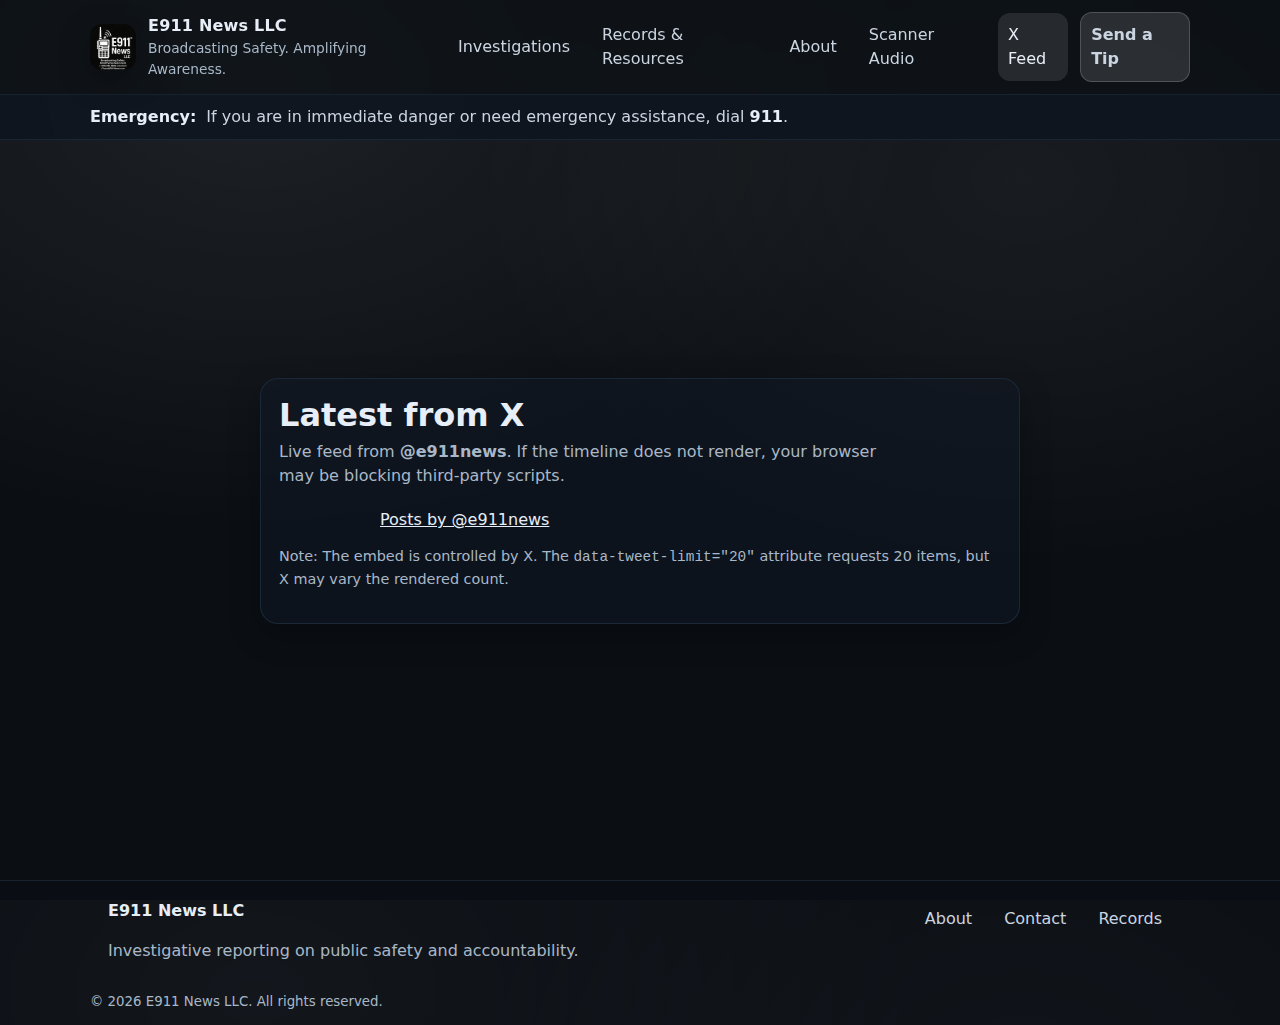
<file: x-feed.html>
<!doctype html>
<html lang="en">

<head>
    <meta charset="utf-8" />
    <meta name="viewport" content="width=device-width,initial-scale=1" />
    <title>X Feed | E911 News LLC</title>
    <meta name="description" content="Latest posts from E911 News on X." />

    <link rel="icon" href="./assets/img/E911News-Logo.png" />
    <link rel="stylesheet" href="./assets/css/styles.css" />

    <style>
        .center-wrap {
            min-height: calc(100vh - 160px);
            display: grid;
            place-items: center;
            padding: 28px 0 46px;
        }

        .feed-card {
            width: min(760px, 100%);
            background: rgba(16, 24, 36, .55);
            border: 1px solid rgba(34, 50, 70, .65);
            border-radius: 18px;
            padding: 18px;
            box-shadow: 0 10px 30px rgba(0, 0, 0, .35);
        }

        .feed-head h1 {
            margin: 0 0 6px;
            font-size: clamp(1.5rem, 3vw, 2rem);
            line-height: 1.15;
        }

        .feed-head p {
            margin: 0 0 14px;
            color: var(--muted);
            max-width: 60ch;
        }

        .timeline-shell {
            display: flex;
            justify-content: center;
            padding-top: 6px;
        }

        /* Give the embed a reasonable viewport on desktop/mobile */
        .timeline-shell .twitter-timeline {
            width: 100%;
            max-width: 520px;
        }

        .fineprint {
            margin-top: 14px;
            color: var(--muted);
            font-size: .9rem;
        }
    </style>

    <script defer src="./assets/js/main.js"></script>
</head>

<body>
    <a class="skip-link" href="#main">Skip to content</a>

    <header class="site-header">
        <div class="container header-inner">
            <a class="brand" href="./index.html" aria-label="E911 News home">
                <img src="./assets/img/E911News-Logo.png" alt="E911 News LLC logo" class="brand-logo" />
                <div class="brand-text">
                    <span class="brand-name">E911 News LLC</span>
                    <span class="brand-tagline">Broadcasting Safety. Amplifying Awareness.</span>
                </div>
            </a>

            <nav class="nav" aria-label="Primary navigation">
                <button class="nav-toggle" type="button" data-nav-toggle aria-expanded="false" aria-controls="navMenu">
                    <span class="sr-only">Toggle navigation</span>
                    <span aria-hidden="true">Menu</span>
                </button>
                <div id="navMenu" class="nav-menu" data-nav-menu>
                    <a href="./investigations.html">Investigations</a>
                    <a href="./resources.html">Records & Resources</a>
                    <a href="./about.html">About</a>
                    <a href="./scanner-audio.html">Scanner Audio</a>
                    <a class="active" href="./x-feed.html">X Feed</a>
                    <a class="btn btn-small" href="./contact.html">Send a Tip</a>
                </div>
            </nav>
        </div>

        <div class="banner" role="note" aria-label="Emergency notice">
            <div class="container banner-inner">
                <strong>Emergency:</strong>
                <span>If you are in immediate danger or need emergency assistance, dial <strong>911</strong>.</span>
            </div>
        </div>
    </header>

    <main id="main">
        <div class="center-wrap">
            <div class="feed-card">
                <div class="feed-head">
                    <h1>Latest from X</h1>
                    <p>
                        Live feed from <strong>@e911news</strong>. If the timeline does not render, your browser may be
                        blocking third-party scripts.
                    </p>
                </div>

                <div class="timeline-shell">
                    <!-- X (Twitter) Timeline Embed -->
                    <a class="twitter-timeline" href="https://x.com/e911news" data-theme="dark"
                        data-chrome="noheader nofooter" data-tweet-limit="20" data-dnt="true">
                        Posts by @e911news
                    </a>
                </div>

                <p class="fineprint">
                    Note: The embed is controlled by X. The <code>data-tweet-limit="20"</code> attribute requests 20
                    items, but X may vary the rendered count.
                </p>
            </div>
        </div>
    </main>

    <footer class="site-footer">
        <div class="container footer-inner">
            <div>
                <strong>E911 News LLC</strong>
                <p class="muted">Investigative reporting on public safety and accountability.</p>
            </div>
            <div class="footer-links">
                <a href="./about.html">About</a>
                <a href="./contact.html">Contact</a>
                <a href="./resources.html">Records</a>
            </div>
        </div>
        <div class="container footer-bottom">
            <small>© <span id="year"></span> E911 News LLC. All rights reserved.</small>
        </div>
    </footer>

    <!-- Load the X widgets script -->
    <script async src="https://platform.twitter.com/widgets.js" charset="utf-8"></script>
</body>

</html>
</file>
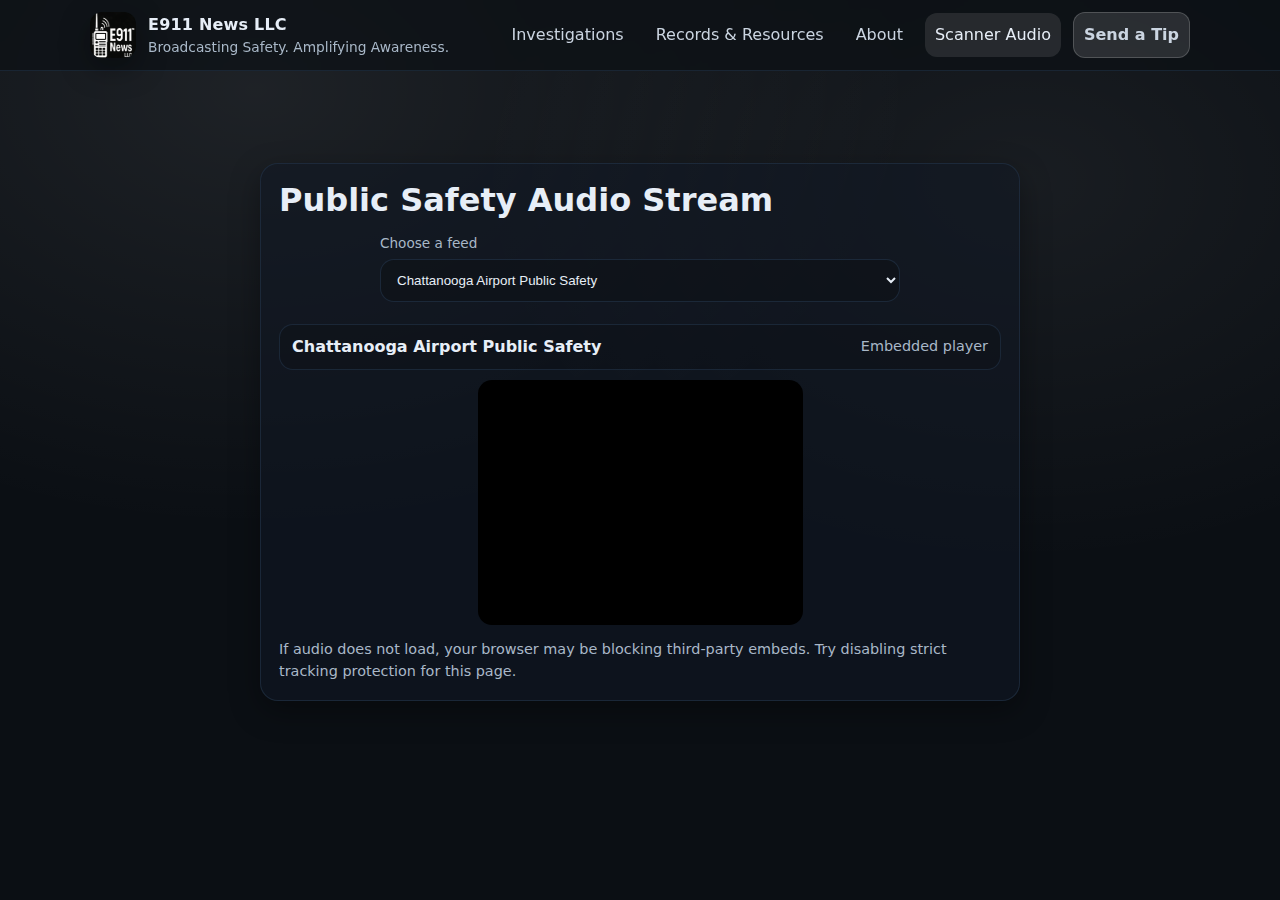
<file: old/scanner-audio.html>
<!doctype html>
<html lang="en">

<head>
    <meta charset="utf-8" />
    <meta name="viewport" content="width=device-width,initial-scale=1" />
    <title>Scanner Audio | E911 News LLC</title>
    <meta name="description" content="Live scanner audio feeds curated by E911 News LLC." />

    <link rel="icon" href="./assets/img/E911News-Logo.png" />
    <link rel="stylesheet" href="./assets/css/styles.css" />

    <style>
        /* Page-specific refinements without changing your global stylesheet */
        .center-wrap {
            min-height: calc(100vh - 160px);
            display: grid;
            place-items: center;
            padding: 28px 0 46px;
        }

        .scanner-card {
            width: min(760px, 100%);
            background: rgba(16, 24, 36, .55);
            border: 1px solid rgba(34, 50, 70, .65);
            border-radius: 18px;
            padding: 18px;
            box-shadow: 0 10px 30px rgba(0, 0, 0, .35);
        }

        .scanner-head {
            display: flex;
            align-items: flex-start;
            justify-content: space-between;
            gap: 14px;
            margin-bottom: 12px;
        }

        .scanner-head h1 {
            margin: 0;
            font-size: clamp(1.5rem, 3vw, 2rem);
            line-height: 1.15;
        }

        .scanner-head p {
            margin: 8px 0 0;
            color: var(--muted);
            max-width: 52ch;
        }

        .scanner-controls {
            display: grid;
            gap: 10px;
            margin: 14px 0 16px;
        }

        .select-row {
            display: flex;
            gap: 12px;
            align-items: end;
            flex-wrap: wrap;
            justify-content: center;
            /* Center the dropdown row */
        }

        .select-row .field {
            width: min(520px, 100%);
        }

        .player-wrap {
            display: grid;
            gap: 10px;
            justify-items: center;
            padding-top: 6px;
        }

        .player-title {
            width: 100%;
            display: flex;
            align-items: center;
            justify-content: space-between;
            gap: 10px;
            padding: 10px 12px;
            border-radius: 14px;
            border: 1px solid rgba(34, 50, 70, .65);
            background: rgba(11, 15, 20, .35);
        }

        .player-title strong {
            font-size: 1rem;
        }

        .hint {
            color: var(--muted);
            font-size: .9rem;
        }

        .frame-shell {
            width: 100%;
            display: flex;
            justify-content: center;
        }

        /* Responsive iframe: keep your desired dimensions but allow shrinking on mobile */
        .frame-shell iframe {
            width: min(325px, 100%);
            height: 245px;
            border: 0;
            border-radius: 14px;
            overflow: hidden;
            background: #000;
        }

        .placeholder {
            width: 100%;
            border: 1px dashed rgba(34, 50, 70, .9);
            border-radius: 14px;
            padding: 14px;
            background: rgba(11, 15, 20, .25);
            color: var(--accent2);
        }

        .kbd {
            font-family: ui-monospace, SFMono-Regular, Menlo, Monaco, Consolas, "Liberation Mono", "Courier New", monospace;
            padding: 2px 8px;
            border-radius: 999px;
            border: 1px solid rgba(34, 50, 70, .75);
            background: rgba(11, 15, 20, .5);
            color: var(--text);
            font-size: .85rem;
            white-space: nowrap;
        }
    </style>

    <script defer src="./assets/js/main.js"></script>
</head>

<body>
    <a class="skip-link" href="#main">Skip to content</a>

    <header class="site-header">
        <div class="container header-inner">
            <a class="brand" href="./index.html" aria-label="E911 News home">
                <img src="./assets/img/E911News-Logo.png" alt="E911 News LLC logo" class="brand-logo" />
                <div class="brand-text">
                    <span class="brand-name">E911 News LLC</span>
                    <span class="brand-tagline">Broadcasting Safety. Amplifying Awareness.</span>
                </div>
            </a>

            <nav class="nav" aria-label="Primary navigation">
                <button class="nav-toggle" type="button" data-nav-toggle aria-expanded="false" aria-controls="navMenu">
                    <span class="sr-only">Toggle navigation</span>
                    <span aria-hidden="true">Menu</span>
                </button>
                <div id="navMenu" class="nav-menu" data-nav-menu>
                    <a href="./investigations.html">Investigations</a>
                    <a href="./resources.html">Records & Resources</a>
                    <a href="./about.html">About</a>
                    <a class="active" href="./scanner-audio.html">Scanner Audio</a>
                    <a class="btn btn-small" href="./contact.html">Send a Tip</a>
                </div>
            </nav>
        </div>

        <!-- <div class="banner" role="note" aria-label="Emergency notice">
            <div class="container banner-inner">
                <strong>Emergency:</strong>
                <span>If you are in immediate danger or need emergency assistance, dial <strong>911</strong>.</span>
            </div>
        </div> -->
    </header>

    <main id="main">
        <div class="center-wrap">
            <div class="scanner-card">
                <div class="scanner-head">
                    <div>
                        <h1>Public Safety Audio Stream</h1>
                        <!-- <p>
                            Select a public safety feed to listen live. For best results, use a stable connection and
                            keep the player open in a single tab.
                        </p> -->
                    </div>
                </div>

                <section class="scanner-controls" aria-label="Scanner audio selection">
                    <div class="select-row">
                        <label class="field" for="feedSelect">
                            <span>Choose a feed</span>
                            <select id="feedSelect">
                                <option value="chattanooga-airport">Chattanooga Airport Public Safety</option>
                                <option value="east-ridge">East Ridge Public Safety</option>
                                <option value="chattanooga">Chattanooga Public Safety</option>
                                <option value="walker">Walker County Public Safety</option>
                                <option value="dade">Dade County Public Safety</option>
                                <option value="all">All scanner feeds provided by E911 News LLC</option>
                            </select>
                        </label>
                    </div>
                    <!-- <div class="hint" style="text-align:center;">
                        Tip: use <span class="kbd">Tab</span> then <span class="kbd">Enter</span> to switch feeds with
                        the keyboard.
                    </div> -->
                </section>

                <section class="player-wrap" aria-label="Selected scanner audio player">
                    <div class="player-title">
                        <strong id="playerTitle">Chattanooga Airport Public Safety</strong>
                        <span class="hint" id="playerNote">Embedded player</span>
                    </div>

                    <div class="frame-shell" id="playerHost">
                        <!-- Default: Chattanooga Airport Public Safety -->
                        <iframe title="Chattanooga Airport Public Safety" width="325px" height="245px" loading="lazy"
                            referrerpolicy="no-referrer"
                            sandbox="allow-scripts allow-same-origin allow-forms allow-popups"
                            src="https://api.broadcastify.com/embed/player/?key=9937fcb0-e687-11f0-bb32-0ef97433b5f9&feedId=45812&html5=1&stats=1&as=1&bg=000000&fg=FFFFFF">
                            Your browser does not support iFrames.
                        </iframe>
                    </div>
                </section>

                <p class="fineprint" style="margin:14px 0 0;">
                    If audio does not load, your browser may be blocking third-party embeds. Try disabling strict
                    tracking protection for this page.
                </p>
            </div>
        </div>
    </main>

    <!-- <footer class="site-footer">
        <div class="container footer-inner">
            <div>
                <strong>E911 News LLC</strong>
                <p class="muted">Investigative reporting on public safety and accountability.</p>
            </div>
            <div class="footer-links">
                <a href="./about.html">About</a>
                <a href="./contact.html">Contact</a>
                <a href="./resources.html">Records</a>
            </div>
        </div>
        <div class="container footer-bottom">
            <small>© <span id="year"></span> E911 News LLC. All rights reserved.</small>
        </div>
    </footer> -->

    <script>
        (function () {
            const feeds = {
                "chattanooga-airport": {
                    title: "Chattanooga Airport Public Safety",
                    iframe: `<iframe
              title="Chattanooga Airport Public Safety"
              width="325px"
              height="245px"
              loading="lazy"
              referrerpolicy="no-referrer"
              sandbox="allow-scripts allow-same-origin allow-forms allow-popups"
              src="https://api.broadcastify.com/embed/player/?key=9937fcb0-e687-11f0-bb32-0ef97433b5f9&feedId=45812&html5=1&stats=1&as=1&bg=000000&fg=FFFFFF">
              Your browser does not support iFrames.
            </iframe>`
                },
                "east-ridge": {
                    title: "East Ridge Public Safety",
                    iframe: `<iframe
              title="East Ridge Public Safety"
              width="325px"
              height="245px"
              loading="lazy"
              referrerpolicy="no-referrer"
              sandbox="allow-scripts allow-same-origin allow-forms allow-popups"
              src="https://api.broadcastify.com/embed/player/?key=6e51b32f-e687-11f0-bb32-0ef97433b5f9&feedId=45601&html5=1&stats=1&as=1&bg=000000&fg=FFFFFF">
              Your browser does not support iFrames.
            </iframe>`
                },
                "chattanooga": {
                    title: "Chattanooga Public Safety",
                    iframe: `<iframe
              title="Chattanooga Public Safety"
              width="325px"
                    height="245px"
              loading="lazy"
              referrerpolicy="no-referrer"
              sandbox="allow-scripts allow-same-origin allow-forms allow-popups"
              src="https://api.broadcastify.com/embed/player/?key=545f6e5a-e687-11f0-bb32-0ef97433b5f9&feedId=45709&html5=1&stats=1&as=1&bg=000000&fg=FFFFFF">
              Your browser does not support iFrames.
            </iframe>`
                },
                "walker": {
                    title: "Walker County Public Safety",
                    iframe: `<iframe
              title="Walker County Public Safety"
              width="325px"
              height="245px"
              loading="lazy"
              referrerpolicy="no-referrer"
              sandbox="allow-scripts allow-same-origin allow-forms allow-popups"
              src="https://api.broadcastify.com/embed/player/?key=33800401&feedId=19260&html5=1&stats=1&as=1&bg=000000&fg=FFFFFF">
              Your browser does not support iFrames.
            </iframe>`
                },
                "dade": {
                    title: "Dade County Public Safety",
                    iframe: `<iframe
              title="Dade County Public Safety"
              width="325px"
              height="245px"
              loading="lazy"
              referrerpolicy="no-referrer"
              sandbox="allow-scripts allow-same-origin allow-forms allow-popups"
              src="https://api.broadcastify.com/embed/player/?key=88175474&feedId=19288&html5=1&stats=1&as=1&bg=000000&fg=FFFFFF">
              Your browser does not support iFrames.
            </iframe>`
                }
            };

            const select = document.getElementById("feedSelect");
            const title = document.getElementById("playerTitle");
            const host = document.getElementById("playerHost");
            const note = document.getElementById("playerNote");

            function setFeed(key) {
                const feed = feeds[key] || feeds["chattanooga-airport"];
                title.textContent = feed.title;
                host.innerHTML = feed.iframe;

                // Minor UI cue
                note.textContent = feed.iframe.includes("<iframe") ? "Embedded player" : "Feed pending";
            }

            // Default matches the first option
            setFeed(select.value);

            select.addEventListener("change", () => setFeed(select.value));
        })();
    </script>
</body>

</html>
</file>
<file: styles.css>
/* E911 News — mobile-first, accessible, no framework required */
:root {
  --bg: #0b0d12;
  --panel: #111528;
  --panel2: #0f1322;
  --text: #f2f5ff;
  --muted: rgba(242, 245, 255, .72);
  --muted2: rgba(242, 245, 255, .56);
  --line: rgba(242, 245, 255, .12);
  --shadow: 0 18px 50px rgba(0, 0, 0, .35);
  --radius: 18px;

  --max: 1120px;
  --pad: clamp(16px, 4vw, 28px);

  --btn: rgba(242, 245, 255, .12);
  --btnHover: rgba(242, 245, 255, .18);
  --primary: #ffffff;
  --primaryText: #0b0d12;
}

* {
  box-sizing: border-box;
}

html,
body {
  height: 100%;
}

body {
  margin: 0;
  font-family: Inter, system-ui, -apple-system, Segoe UI, Roboto, Arial, sans-serif;
  line-height: 1.55;
  color: var(--text);
  background: radial-gradient(1000px 700px at 20% -10%, rgba(255, 255, 255, .14), transparent 55%),
    radial-gradient(900px 600px at 100% 20%, rgba(255, 255, 255, .10), transparent 55%),
    linear-gradient(180deg, #070810, #0b0d12 40%, #070810);
}

img {
  max-width: 100%;
  height: auto;
  display: block;
}

a {
  color: var(--text);
  text-decoration: none;
}

a:hover {
  text-decoration: underline;
}

.container {
  width: min(var(--max), 100% - 2*var(--pad));
  margin-inline: auto;
}

.skip {
  position: absolute;
  left: -999px;
  top: 12px;
  background: #fff;
  color: #000;
  padding: 10px 14px;
  border-radius: 999px;
  z-index: 1000;
}

.skip:focus {
  left: 12px;
}

/* Header */
.site-header {
  position: sticky;
  top: 0;
  z-index: 30;
  backdrop-filter: blur(10px);
  background: rgba(10, 12, 18, .72);
  border-bottom: 1px solid var(--line);
}

.header-inner {
  display: flex;
  align-items: center;
  justify-content: space-between;
  gap: 14px;
  padding: 10px 0;
}

.brand {
  display: flex;
  align-items: center;
  gap: 12px;
  min-width: 140px;
}

.brand-logo {
  width: 170px;
  height: auto;
  border-radius: 12px;
  box-shadow: var(--shadow);
}

/* Nav */
.nav {
  display: flex;
  align-items: center;
  gap: 10px;
}

.nav a {
  padding: 10px 12px;
  border-radius: 999px;
  color: var(--muted);
  font-weight: 600;
  font-size: 14px;
}

.nav a:hover {
  text-decoration: none;
  background: rgba(242, 245, 255, .08);
  color: var(--text);
}

.nav .btn {
  padding: 10px 14px;
  border: 1px solid var(--line);
  background: rgba(242, 245, 255, .06);
  color: var(--text);
}

.nav-toggle {
  display: none;
  border: 1px solid var(--line);
  background: rgba(242, 245, 255, .06);
  color: var(--text);
  width: 44px;
  height: 44px;
  border-radius: 12px;
  align-items: center;
  justify-content: center;
  cursor: pointer;
}

.hamburger {
  width: 18px;
  height: 2px;
  background: var(--text);
  position: relative;
  border-radius: 999px;
}

.hamburger::before,
.hamburger::after {
  content: "";
  position: absolute;
  left: 0;
  width: 18px;
  height: 2px;
  background: var(--text);
  border-radius: 999px;
}

.hamburger::before {
  top: -6px;
}

.hamburger::after {
  top: 6px;
}

.sr-only {
  position: absolute;
  width: 1px;
  height: 1px;
  padding: 0;
  margin: -1px;
  overflow: hidden;
  clip: rect(0, 0, 0, 0);
  white-space: nowrap;
  border: 0;
}

/* Hero */
.hero {
  position: relative;
  padding: clamp(22px, 6vw, 60px) 0;
  overflow: clip;
}

.hero-grid {
  display: grid;
  gap: 18px;
  align-items: start;
}

.hero-copy {
  padding-top: 6px;
}

.kicker {
  display: inline-flex;
  align-items: center;
  gap: 10px;
  font-weight: 800;
  letter-spacing: .08em;
  text-transform: uppercase;
  font-size: 12px;
  color: var(--muted);
  margin: 0 0 10px 0;
}

.hero h1 {
  margin: 0 0 12px 0;
  font-size: clamp(32px, 6vw, 52px);
  line-height: 1.06;
  letter-spacing: -0.02em;
}

.lead {
  margin: 0 0 18px 0;
  color: var(--muted);
  font-size: 16px;
  max-width: 60ch;
}

.cta-row {
  display: flex;
  flex-wrap: wrap;
  gap: 10px;
  margin: 16px 0 14px 0;
}

.badge-row {
  display: flex;
  flex-wrap: wrap;
  gap: 8px;
  margin-top: 12px;
}

.badge {
  display: inline-flex;
  align-items: center;
  gap: 8px;
  padding: 8px 10px;
  border-radius: 999px;
  border: 1px solid var(--line);
  background: rgba(242, 245, 255, .05);
  color: var(--muted);
  font-size: 13px;
}

.inline-link {
  color: var(--text);
  text-decoration: underline;
}

/* Sections */
.section {
  padding: clamp(26px, 6vw, 60px) 0;
}

.section.alt {
  background: linear-gradient(180deg, rgba(255, 255, 255, .04), rgba(255, 255, 255, .01));
  border-top: 1px solid var(--line);
  border-bottom: 1px solid var(--line);
}

.section h2 {
  margin: 0 0 10px 0;
  font-size: clamp(22px, 4.2vw, 34px);
  letter-spacing: -0.01em;
}

.section-lead {
  margin: 0 0 18px 0;
  color: var(--muted);
  max-width: 75ch;
}

/* Cards + grids */
.card {
  border: 1px solid var(--line);
  background: rgba(17, 21, 40, .70);
  border-radius: var(--radius);
  box-shadow: var(--shadow);
  padding: 18px;
}

.grid-3 {
  display: grid;
  gap: 12px;
}

.grid-2 {
  display: grid;
  gap: 12px;
}

.two-col {
  display: grid;
  gap: 12px;
  margin-top: 12px;
}

.about-grid {
  display: grid;
  gap: 12px;
}

.card-title {
  margin: 0 0 10px 0;
  font-size: 18px;
}

.card-note {
  margin: 12px 0 0 0;
  color: var(--muted);
  font-size: 14px;
}

/* Lists */
.checklist,
.bullets {
  margin: 0;
  padding-left: 18px;
}

.checklist li,
.bullets li {
  margin: 6px 0;
  color: var(--muted);
}

.checklist li {
  list-style: "✓  ";
  padding-left: 6px;
}

.bullets li {
  list-style: "•  ";
  padding-left: 6px;
}

/* Steps */
.steps {
  list-style: none;
  padding: 0;
  margin: 0;
  display: grid;
  gap: 10px;
}

.step {
  display: flex;
  gap: 12px;
  align-items: flex-start;
  border: 1px solid var(--line);
  background: rgba(17, 21, 40, .55);
  border-radius: var(--radius);
  padding: 16px;
}

.step-num {
  width: 36px;
  height: 36px;
  border-radius: 14px;
  display: grid;
  place-items: center;
  background: rgba(242, 245, 255, .12);
  border: 1px solid var(--line);
  font-weight: 800;
}

.step h3 {
  margin: 0 0 4px 0;
}

.step p {
  margin: 0;
  color: var(--muted);
}

.callout {
  margin-top: 14px;
  border-radius: var(--radius);
  border: 1px dashed rgba(242, 245, 255, .28);
  background: rgba(242, 245, 255, .05);
  padding: 14px 16px;
  color: var(--muted);
}

.callout a {
  color: var(--text);
}

/* Buttons */
.btn {
  display: inline-flex;
  align-items: center;
  justify-content: center;
  gap: 10px;
  border-radius: 999px;
  padding: 12px 14px;
  border: 1px solid var(--line);
  background: var(--btn);
  color: var(--text);
  font-weight: 700;
  font-size: 14px;
  text-decoration: none;
  cursor: pointer;
}

.btn:hover {
  text-decoration: none;
  background: var(--btnHover);
}

.btn.primary {
  background: var(--primary);
  color: var(--primaryText);
  border-color: transparent;
}

.btn.primary:hover {
  filter: brightness(.92);
}

.btn.ghost {
  background: transparent;
}

.btn.small {
  padding: 10px 12px;
  font-size: 13px;
}

.card-actions {
  display: flex;
  gap: 10px;
  flex-wrap: wrap;
  margin-top: 14px;
}

/* Contact */
.contact-grid {
  display: grid;
  gap: 12px;
}

.field {
  display: grid;
  gap: 6px;
  margin-bottom: 12px;
}

label {
  font-weight: 700;
  font-size: 14px;
  color: var(--text);
}

input,
select,
textarea {
  width: 100%;
  padding: 12px 12px;
  border-radius: 14px;
  border: 1px solid var(--line);
  background: rgba(10, 12, 18, .45);
  color: var(--text);
  font: inherit;
}

textarea {
  resize: vertical;
  min-height: 140px;
}

.help {
  margin: 6px 0 0 0;
  color: var(--muted2);
  font-size: 13px;
}

.form-actions {
  display: flex;
  flex-wrap: wrap;
  gap: 10px;
  align-items: center;
}

.form-status {
  margin-top: 10px;
  color: var(--muted);
  font-size: 14px;
}

.contact-list {
  display: grid;
  gap: 10px;
  margin-top: 10px;
}

.contact-item {
  display: flex;
  justify-content: space-between;
  gap: 12px;
  padding: 10px 0;
  border-bottom: 1px solid var(--line);
}

.contact-item:last-child {
  border-bottom: none;
}

.contact-item .label {
  color: var(--muted2);
  font-weight: 700;
}

.contact-item .value a {
  color: var(--text);
  text-decoration: underline;
}

.sep {
  border: none;
  border-top: 1px solid var(--line);
  margin: 16px 0;
}

.mt {
  margin-top: 6px;
}

.small {
  font-size: 13px;
}

.muted {
  color: var(--muted);
}

/* Footer */
.site-footer {
  padding: 22px 0 30px;
  border-top: 1px solid var(--line);
}

.footer-inner {
  display: flex;
  flex-wrap: wrap;
  justify-content: space-between;
  gap: 10px;
  align-items: center;
}

.footer-links {
  display: flex;
  gap: 12px;
}

.footer-links a {
  color: var(--muted);
}

/* Responsive */
@media (min-width: 860px) {
  .hero-grid {
    grid-template-columns: 1.25fr .85fr;
    gap: 18px;
  }

  .grid-3 {
    grid-template-columns: repeat(3, 1fr);
  }

  .grid-2 {
    grid-template-columns: repeat(2, 1fr);
  }

  .two-col {
    grid-template-columns: repeat(2, 1fr);
  }

  .about-grid {
    grid-template-columns: 1.2fr .8fr .8fr;
  }

  .contact-grid {
    grid-template-columns: 1.2fr .8fr;
  }
}

@media (max-width: 859px) {
  .nav-toggle {
    display: flex;
  }

  .nav {
    position: absolute;
    top: 66px;
    right: var(--pad);
    left: var(--pad);
    display: none;
    flex-direction: column;
    align-items: stretch;
    gap: 6px;
    padding: 12px;
    border-radius: 16px;
    border: 1px solid var(--line);
    background: rgba(10, 12, 18, .92);
    box-shadow: var(--shadow);
  }

  .nav a {
    justify-content: center;
  }

  .nav.open {
    display: flex;
  }
}

.scanner-card {
  width: min(760px, 100%);
  background: rgba(16, 24, 36, .55);
  border: 1px solid rgba(34, 50, 70, .65);
  border-radius: 18px;
  padding: 18px;
  box-shadow: 0 10px 30px rgba(0, 0, 0, .35);
}

.scanner-head {
  display: flex;
  align-items: flex-start;
  justify-content: space-between;
  gap: 14px;
  margin-bottom: 12px;
}

.scanner-head h1 {
  margin: 0;
  font-size: clamp(1.5rem, 3vw, 2rem);
  line-height: 1.15;
}

.scanner-head p {
  margin: 8px 0 0;
  color: var(--muted);
  max-width: 52ch;
}

.scanner-controls {
  display: grid;
  gap: 10px;
  margin: 14px 0 16px;
}

.select-row {
  display: flex;
  gap: 12px;
  align-items: end;
  flex-wrap: wrap;
  justify-content: center;
  /* Center the dropdown row */
}

.select-row .field {
  width: min(520px, 100%);
}

.player-wrap {
  display: grid;
  gap: 10px;
  justify-items: center;
  padding-top: 6px;
}

.player-title {
  width: 100%;
  display: flex;
  align-items: center;
  justify-content: space-between;
  gap: 10px;
  padding: 10px 12px;
  border-radius: 14px;
  border: 1px solid rgba(34, 50, 70, .65);
  background: rgba(11, 15, 20, .35);
}

.player-title strong {
  font-size: 1rem;
}

.frame-shell {
  width: 100%;
  display: flex;
  margin-left: 20%;
}

/* Responsive iframe: keep your desired dimensions but allow shrinking on mobile */
.frame-shell iframe {
  width: min(325px, 100%);
  height: 245px;
  border: 0;
  border-radius: 14px;
  overflow: hidden;
  background: #000;
}
</file>
<file: old/assets/css/styles.css>
:root {
    --bg: #0b0f14;
    --panel: #101824;
    --text: #e7eef7;
    --muted: #a9b8c8;
    --border: #223246;
    --accent: #ffffff;
    --accent2: #cbd5e1;
    --shadow: 0 10px 30px rgba(0, 0, 0, .35);

    --radius: 16px;
    --max: 1100px;
    --gap: 16px;
    --focus: 0 0 0 3px rgba(203, 213, 225, .35);
}

* {
    box-sizing: border-box
}

html,
body {
    height: 100%
}

body {
    margin: 0;
    font-family: ui-sans-serif, system-ui, -apple-system, Segoe UI, Roboto, Helvetica, Arial, "Apple Color Emoji", "Segoe UI Emoji";
    color: var(--text);
    background: radial-gradient(1200px 800px at 20% 10%, rgba(255, 255, 255, .08), transparent 55%),
        radial-gradient(1000px 700px at 80% 20%, rgba(255, 255, 255, .06), transparent 55%),
        var(--bg);
    line-height: 1.5;
}

a {
    color: inherit
}

a:focus {
    outline: none;
    box-shadow: var(--focus);
    border-radius: 8px
}

img {
    max-width: 100%;
    height: auto;
    display: block
}

.container {
    max-width: var(--max);
    margin: 0 auto;
    padding: 0 18px
}

.narrow {
    max-width: 820px
}

.skip-link {
    position: absolute;
    left: -999px;
    top: 10px;
    background: #fff;
    color: #000;
    padding: 10px 12px;
    border-radius: 10px;
}

.skip-link:focus {
    left: 10px;
    z-index: 9999
}

.site-header {
    position: sticky;
    top: 0;
    z-index: 50;
    backdrop-filter: blur(10px);
    background: rgba(11, 15, 20, .65);
    border-bottom: 1px solid rgba(34, 50, 70, .6)
}

.header-inner {
    display: flex;
    align-items: center;
    justify-content: space-between;
    gap: 14px;
    padding: 12px 0
}

.brand {
    display: flex;
    gap: 12px;
    text-decoration: none;
    align-items: center
}

.brand-logo {
    width: 46px;
    height: 46px;
    border-radius: 12px;
    box-shadow: var(--shadow)
}

.brand-name {
    font-weight: 800;
    letter-spacing: .2px;
    display: block
}

.brand-tagline {
    display: block;
    font-size: .86rem;
    color: var(--muted)
}

.nav {
    display: flex;
    align-items: center;
    gap: 12px
}

.nav-menu {
    display: flex;
    gap: 12px;
    align-items: center
}

.nav-menu a {
    padding: 10px 10px;
    border-radius: 12px;
    text-decoration: none;
    color: var(--accent2)
}

.nav-menu a:hover {
    background: rgba(255, 255, 255, .06);
    color: var(--text)
}

.nav-menu a.active {
    background: rgba(255, 255, 255, .10);
    color: var(--text)
}

.nav-toggle {
    display: none;
    background: transparent;
    border: 1px solid var(--border);
    color: var(--text);
    padding: 10px 12px;
    border-radius: 12px
}

.banner {
    border-top: 1px solid rgba(34, 50, 70, .45);
    background: rgba(16, 24, 36, .6)
}

.banner-inner {
    display: flex;
    gap: 10px;
    align-items: center;
    padding: 10px 0;
    color: var(--accent2)
}

.banner strong {
    color: var(--text)
}

.hero {
    padding: 46px 0 22px
}

.hero-grid {
    display: grid;
    grid-template-columns: 1.3fr .9fr;
    gap: 22px;
    align-items: start
}

.hero-copy h1 {
    margin: 0 0 10px;
    font-size: clamp(2rem, 4vw, 3rem);
    line-height: 1.1
}

.lead {
    font-size: 1.05rem;
    color: var(--accent2);
    margin: 0 0 18px
}

.hero-cta {
    display: flex;
    gap: 12px;
    flex-wrap: wrap;
    margin: 10px 0 16px
}

.hero-meta {
    display: grid;
    grid-template-columns: repeat(2, minmax(0, 1fr));
    gap: 12px;
    margin: 18px 0 0
}

.hero-meta dt {
    font-size: .8rem;
    color: var(--muted)
}

.hero-meta dd {
    margin: 0;
    font-weight: 650
}

.hero-card {
    background: linear-gradient(180deg, rgba(255, 255, 255, .08), rgba(255, 255, 255, .03));
    border: 1px solid rgba(34, 50, 70, .6);
    border-radius: var(--radius);
    padding: 18px;
    box-shadow: var(--shadow);
}

.latest-list {
    display: grid;
    gap: 10px;
    margin: 12px 0 10px
}

.latest-item {
    padding: 10px 12px;
    border: 1px solid rgba(34, 50, 70, .55);
    border-radius: 14px;
    background: rgba(11, 15, 20, .35)
}

.latest-item .kicker {
    font-size: .78rem;
    color: var(--muted);
    display: flex;
    gap: 8px;
    flex-wrap: wrap
}

.latest-item .title {
    margin: 4px 0 0;
    font-weight: 750
}

.section {
    padding: 26px 0
}

.section-header {
    display: flex;
    align-items: flex-end;
    justify-content: space-between;
    gap: 16px;
    margin-bottom: 12px
}

.section-dark {
    background: rgba(16, 24, 36, .45);
    border-top: 1px solid rgba(34, 50, 70, .55);
    border-bottom: 1px solid rgba(34, 50, 70, .55)
}

.callout {
    display: flex;
    align-items: center;
    justify-content: space-between;
    gap: 16px;
    padding: 18px 0
}

.cards {
    display: grid;
    grid-template-columns: repeat(4, minmax(0, 1fr));
    gap: 14px
}

.card {
    background: rgba(16, 24, 36, .55);
    border: 1px solid rgba(34, 50, 70, .6);
    border-radius: var(--radius);
    padding: 16px;
    box-shadow: 0 8px 22px rgba(0, 0, 0, .25);
}

.card h2,
.card h3 {
    margin: 0 0 8px
}

.card p {
    margin: 0;
    color: var(--accent2)
}

.page {
    padding: 26px 0 40px
}

.page-header {
    margin-bottom: 14px
}

.page-header h1 {
    margin: 0 0 6px;
    font-size: clamp(1.8rem, 3vw, 2.2rem)
}

.stack {
    display: grid;
    gap: 12px
}

.result {
    background: rgba(16, 24, 36, .55);
    border: 1px solid rgba(34, 50, 70, .6);
    border-radius: var(--radius);
    padding: 16px;
}

.result h3 {
    margin: 0 0 6px
}

.result .meta {
    display: flex;
    gap: 10px;
    flex-wrap: wrap;
    font-size: .85rem;
    color: var(--muted);
    margin-bottom: 10px
}

.filters {
    display: grid;
    grid-template-columns: 1.2fr .6fr .6fr auto;
    gap: 12px;
    align-items: end;
    margin: 14px 0 16px
}

.field {
    display: grid;
    gap: 6px
}

.field span {
    font-size: .85rem;
    color: var(--muted)
}

input,
select,
textarea {
    background: rgba(11, 15, 20, .5);
    border: 1px solid rgba(34, 50, 70, .7);
    color: var(--text);
    border-radius: 14px;
    padding: 12px 12px;
}

textarea {
    resize: vertical
}

.checkbox {
    grid-auto-flow: column;
    justify-content: start;
    align-items: center
}

.checkbox input {
    width: 18px;
    height: 18px
}

.btn {
    display: inline-flex;
    align-items: center;
    justify-content: center;
    padding: 12px 14px;
    border-radius: 14px;
    border: 1px solid rgba(255, 255, 255, .18);
    background: rgba(255, 255, 255, .12);
    color: var(--text);
    text-decoration: none;
    font-weight: 700;
    cursor: pointer;
}

.btn:hover {
    background: rgba(255, 255, 255, .18)
}

.btn:focus {
    outline: none;
    box-shadow: var(--focus)
}

.btn-ghost {
    background: transparent;
    border: 1px solid rgba(34, 50, 70, .8)
}

.btn-ghost:hover {
    background: rgba(255, 255, 255, .06)
}

.btn-small {
    padding: 10px 12px;
    border-radius: 12px;
    font-weight: 750
}

.text-link {
    color: var(--accent2);
    text-decoration: none
}

.text-link:hover {
    text-decoration: underline
}

.muted {
    color: var(--muted)
}

.fineprint {
    font-size: .9rem;
    color: var(--muted)
}

.code-block {
    background: rgba(11, 15, 20, .55);
    border: 1px solid rgba(34, 50, 70, .7);
    border-radius: 14px;
    padding: 12px;
    overflow: auto;
}

.bullets {
    margin: 10px 0 0;
    padding-left: 18px;
    color: var(--accent2)
}

.grid-2 {
    display: grid;
    grid-template-columns: 1fr 1fr;
    gap: 14px
}

.site-footer {
    border-top: 1px solid rgba(34, 50, 70, .6);
    padding: 18px 0 12px;
    background: rgba(11, 15, 20, .55)
}

.footer-inner {
    display: flex;
    align-items: flex-start;
    justify-content: space-between;
    gap: 16px
}

.footer-links {
    display: flex;
    gap: 12px;
    flex-wrap: wrap
}

.footer-links a {
    color: var(--accent2);
    text-decoration: none;
    padding: 8px 10px;
    border-radius: 12px
}

.footer-links a:hover {
    background: rgba(255, 255, 255, .06);
    color: var(--text)
}

.footer-bottom {
    padding: 10px 0 0;
    color: var(--muted)
}

.sr-only {
    position: absolute;
    width: 1px;
    height: 1px;
    padding: 0;
    margin: -1px;
    overflow: hidden;
    clip: rect(0, 0, 0, 0);
    white-space: nowrap;
    border: 0;
}

@media (max-width: 980px) {
    .cards {
        grid-template-columns: repeat(2, minmax(0, 1fr))
    }

    .hero-grid {
        grid-template-columns: 1fr
    }

    .filters {
        grid-template-columns: 1fr 1fr;
    }

    .grid-2 {
        grid-template-columns: 1fr
    }
}

@media (max-width: 720px) {
    .nav-toggle {
        display: inline-flex
    }

    .nav-menu {
        display: none;
        position: absolute;
        right: 18px;
        top: 70px;
        background: rgba(11, 15, 20, .95);
        border: 1px solid rgba(34, 50, 70, .8);
        border-radius: 16px;
        padding: 10px;
        width: min(320px, calc(100vw - 36px));
        box-shadow: var(--shadow);
        flex-direction: column;
        align-items: stretch;
    }

    .nav-menu a {
        padding: 12px
    }

    .nav-menu.open {
        display: flex
    }
}
</file>
<file: assets/css/styles.css>
:root {
    --bg: #0b0f14;
    --panel: #101824;
    --text: #e7eef7;
    --muted: #a9b8c8;
    --border: #223246;
    --accent: #ffffff;
    --accent2: #cbd5e1;
    --shadow: 0 10px 30px rgba(0, 0, 0, .35);

    --radius: 16px;
    --max: 1100px;
    --gap: 16px;
    --focus: 0 0 0 3px rgba(203, 213, 225, .35);
}

* {
    box-sizing: border-box
}

html,
body {
    height: 100%
}

body {
    margin: 0;
    font-family: ui-sans-serif, system-ui, -apple-system, Segoe UI, Roboto, Helvetica, Arial, "Apple Color Emoji", "Segoe UI Emoji";
    color: var(--text);
    background: radial-gradient(1200px 800px at 20% 10%, rgba(255, 255, 255, .08), transparent 55%),
        radial-gradient(1000px 700px at 80% 20%, rgba(255, 255, 255, .06), transparent 55%),
        var(--bg);
    line-height: 1.5;
}

a {
    color: inherit
}

a:focus {
    outline: none;
    box-shadow: var(--focus);
    border-radius: 8px
}

img {
    max-width: 100%;
    height: auto;
    display: block
}

.container {
    max-width: var(--max);
    margin: 0 auto;
    padding: 0 18px
}

.narrow {
    max-width: 820px
}

.skip-link {
    position: absolute;
    left: -999px;
    top: 10px;
    background: #fff;
    color: #000;
    padding: 10px 12px;
    border-radius: 10px;
}

.skip-link:focus {
    left: 10px;
    z-index: 9999
}

.site-header {
    position: sticky;
    top: 0;
    z-index: 50;
    backdrop-filter: blur(10px);
    background: rgba(11, 15, 20, .65);
    border-bottom: 1px solid rgba(34, 50, 70, .6)
}

.header-inner {
    display: flex;
    align-items: center;
    justify-content: space-between;
    gap: 14px;
    padding: 12px 0
}

.brand {
    display: flex;
    gap: 12px;
    text-decoration: none;
    align-items: center
}

.brand-logo {
    width: 46px;
    height: 46px;
    border-radius: 12px;
    box-shadow: var(--shadow)
}

.brand-name {
    font-weight: 800;
    letter-spacing: .2px;
    display: block
}

.brand-tagline {
    display: block;
    font-size: .86rem;
    color: var(--muted)
}

.nav {
    display: flex;
    align-items: center;
    gap: 12px
}

.nav-menu {
    display: flex;
    gap: 12px;
    align-items: center
}

.nav-menu a {
    padding: 10px 10px;
    border-radius: 12px;
    text-decoration: none;
    color: var(--accent2)
}

.nav-menu a:hover {
    background: rgba(255, 255, 255, .06);
    color: var(--text)
}

.nav-menu a.active {
    background: rgba(255, 255, 255, .10);
    color: var(--text)
}

.nav-toggle {
    display: none;
    background: transparent;
    border: 1px solid var(--border);
    color: var(--text);
    padding: 10px 12px;
    border-radius: 12px
}

.banner {
    border-top: 1px solid rgba(34, 50, 70, .45);
    background: rgba(16, 24, 36, .6)
}

.banner-inner {
    display: flex;
    gap: 10px;
    align-items: center;
    padding: 10px 0;
    color: var(--accent2)
}

.banner strong {
    color: var(--text)
}

.hero {
    padding: 46px 0 22px
}

.hero-grid {
    display: grid;
    grid-template-columns: 1.3fr .9fr;
    gap: 22px;
    align-items: start
}

.hero-copy h1 {
    margin: 0 0 10px;
    font-size: clamp(2rem, 4vw, 3rem);
    line-height: 1.1
}

.lead {
    font-size: 1.05rem;
    color: var(--accent2);
    margin: 0 0 18px
}

.hero-cta {
    display: flex;
    gap: 12px;
    flex-wrap: wrap;
    margin: 10px 0 16px
}

.hero-meta {
    display: grid;
    grid-template-columns: repeat(2, minmax(0, 1fr));
    gap: 12px;
    margin: 18px 0 0
}

.hero-meta dt {
    font-size: .8rem;
    color: var(--muted)
}

.hero-meta dd {
    margin: 0;
    font-weight: 650
}

.hero-card {
    background: linear-gradient(180deg, rgba(255, 255, 255, .08), rgba(255, 255, 255, .03));
    border: 1px solid rgba(34, 50, 70, .6);
    border-radius: var(--radius);
    padding: 18px;
    box-shadow: var(--shadow);
}

.latest-list {
    display: grid;
    gap: 10px;
    margin: 12px 0 10px
}

.latest-item {
    padding: 10px 12px;
    border: 1px solid rgba(34, 50, 70, .55);
    border-radius: 14px;
    background: rgba(11, 15, 20, .35)
}

.latest-item .kicker {
    font-size: .78rem;
    color: var(--muted);
    display: flex;
    gap: 8px;
    flex-wrap: wrap
}

.latest-item .title {
    margin: 4px 0 0;
    font-weight: 750
}

.section {
    padding: 26px 0
}

.section-header {
    display: flex;
    align-items: flex-end;
    justify-content: space-between;
    gap: 16px;
    margin-bottom: 12px
}

.section-dark {
    background: rgba(16, 24, 36, .45);
    border-top: 1px solid rgba(34, 50, 70, .55);
    border-bottom: 1px solid rgba(34, 50, 70, .55)
}

.callout {
    display: flex;
    align-items: center;
    justify-content: space-between;
    gap: 16px;
    padding: 18px 0
}

.cards {
    display: grid;
    grid-template-columns: repeat(4, minmax(0, 1fr));
    gap: 14px
}

.card {
    background: rgba(16, 24, 36, .55);
    border: 1px solid rgba(34, 50, 70, .6);
    border-radius: var(--radius);
    padding: 16px;
    box-shadow: 0 8px 22px rgba(0, 0, 0, .25);
}

.card h2,
.card h3 {
    margin: 0 0 8px
}

.card p {
    margin: 0;
    color: var(--accent2)
}

.page {
    padding: 26px 0 40px
}

.page-header {
    margin-bottom: 14px
}

.page-header h1 {
    margin: 0 0 6px;
    font-size: clamp(1.8rem, 3vw, 2.2rem)
}

.stack {
    display: grid;
    gap: 12px
}

.result {
    background: rgba(16, 24, 36, .55);
    border: 1px solid rgba(34, 50, 70, .6);
    border-radius: var(--radius);
    padding: 16px;
}

.result h3 {
    margin: 0 0 6px
}

.result .meta {
    display: flex;
    gap: 10px;
    flex-wrap: wrap;
    font-size: .85rem;
    color: var(--muted);
    margin-bottom: 10px
}

.filters {
    display: grid;
    grid-template-columns: 1.2fr .6fr .6fr auto;
    gap: 12px;
    align-items: end;
    margin: 14px 0 16px
}

.field {
    display: grid;
    gap: 6px
}

.field span {
    font-size: .85rem;
    color: var(--muted)
}

input,
select,
textarea {
    background: rgba(11, 15, 20, .5);
    border: 1px solid rgba(34, 50, 70, .7);
    color: var(--text);
    border-radius: 14px;
    padding: 12px 12px;
}

textarea {
    resize: vertical
}

.checkbox {
    grid-auto-flow: column;
    justify-content: start;
    align-items: center
}

.checkbox input {
    width: 18px;
    height: 18px
}

.btn {
    display: inline-flex;
    align-items: center;
    justify-content: center;
    padding: 12px 14px;
    border-radius: 14px;
    border: 1px solid rgba(255, 255, 255, .18);
    background: rgba(255, 255, 255, .12);
    color: var(--text);
    text-decoration: none;
    font-weight: 700;
    cursor: pointer;
}

.btn:hover {
    background: rgba(255, 255, 255, .18)
}

.btn:focus {
    outline: none;
    box-shadow: var(--focus)
}

.btn-ghost {
    background: transparent;
    border: 1px solid rgba(34, 50, 70, .8)
}

.btn-ghost:hover {
    background: rgba(255, 255, 255, .06)
}

.btn-small {
    padding: 10px 12px;
    border-radius: 12px;
    font-weight: 750
}

.text-link {
    color: var(--accent2);
    text-decoration: none
}

.text-link:hover {
    text-decoration: underline
}

.muted {
    color: var(--muted)
}

.fineprint {
    font-size: .9rem;
    color: var(--muted)
}

.code-block {
    background: rgba(11, 15, 20, .55);
    border: 1px solid rgba(34, 50, 70, .7);
    border-radius: 14px;
    padding: 12px;
    overflow: auto;
}

.bullets {
    margin: 10px 0 0;
    padding-left: 18px;
    color: var(--accent2)
}

.grid-2 {
    display: grid;
    grid-template-columns: 1fr 1fr;
    gap: 14px
}

.site-footer {
    border-top: 1px solid rgba(34, 50, 70, .6);
    padding: 18px 0 12px;
    background: rgba(11, 15, 20, .55)
}

.footer-inner {
    display: flex;
    align-items: flex-start;
    justify-content: space-between;
    gap: 16px
}

.footer-links {
    display: flex;
    gap: 12px;
    flex-wrap: wrap
}

.footer-links a {
    color: var(--accent2);
    text-decoration: none;
    padding: 8px 10px;
    border-radius: 12px
}

.footer-links a:hover {
    background: rgba(255, 255, 255, .06);
    color: var(--text)
}

.footer-bottom {
    padding: 10px 0 0;
    color: var(--muted)
}

.sr-only {
    position: absolute;
    width: 1px;
    height: 1px;
    padding: 0;
    margin: -1px;
    overflow: hidden;
    clip: rect(0, 0, 0, 0);
    white-space: nowrap;
    border: 0;
}

@media (max-width: 980px) {
    .cards {
        grid-template-columns: repeat(2, minmax(0, 1fr))
    }

    .hero-grid {
        grid-template-columns: 1fr
    }

    .filters {
        grid-template-columns: 1fr 1fr;
    }

    .grid-2 {
        grid-template-columns: 1fr
    }
}

@media (max-width: 720px) {
    .nav-toggle {
        display: inline-flex
    }

    .nav-menu {
        display: none;
        position: absolute;
        right: 18px;
        top: 70px;
        background: rgba(11, 15, 20, .95);
        border: 1px solid rgba(34, 50, 70, .8);
        border-radius: 16px;
        padding: 10px;
        width: min(320px, calc(100vw - 36px));
        box-shadow: var(--shadow);
        flex-direction: column;
        align-items: stretch;
    }

    .nav-menu a {
        padding: 12px
    }

    .nav-menu.open {
        display: flex
    }
}
</file>
